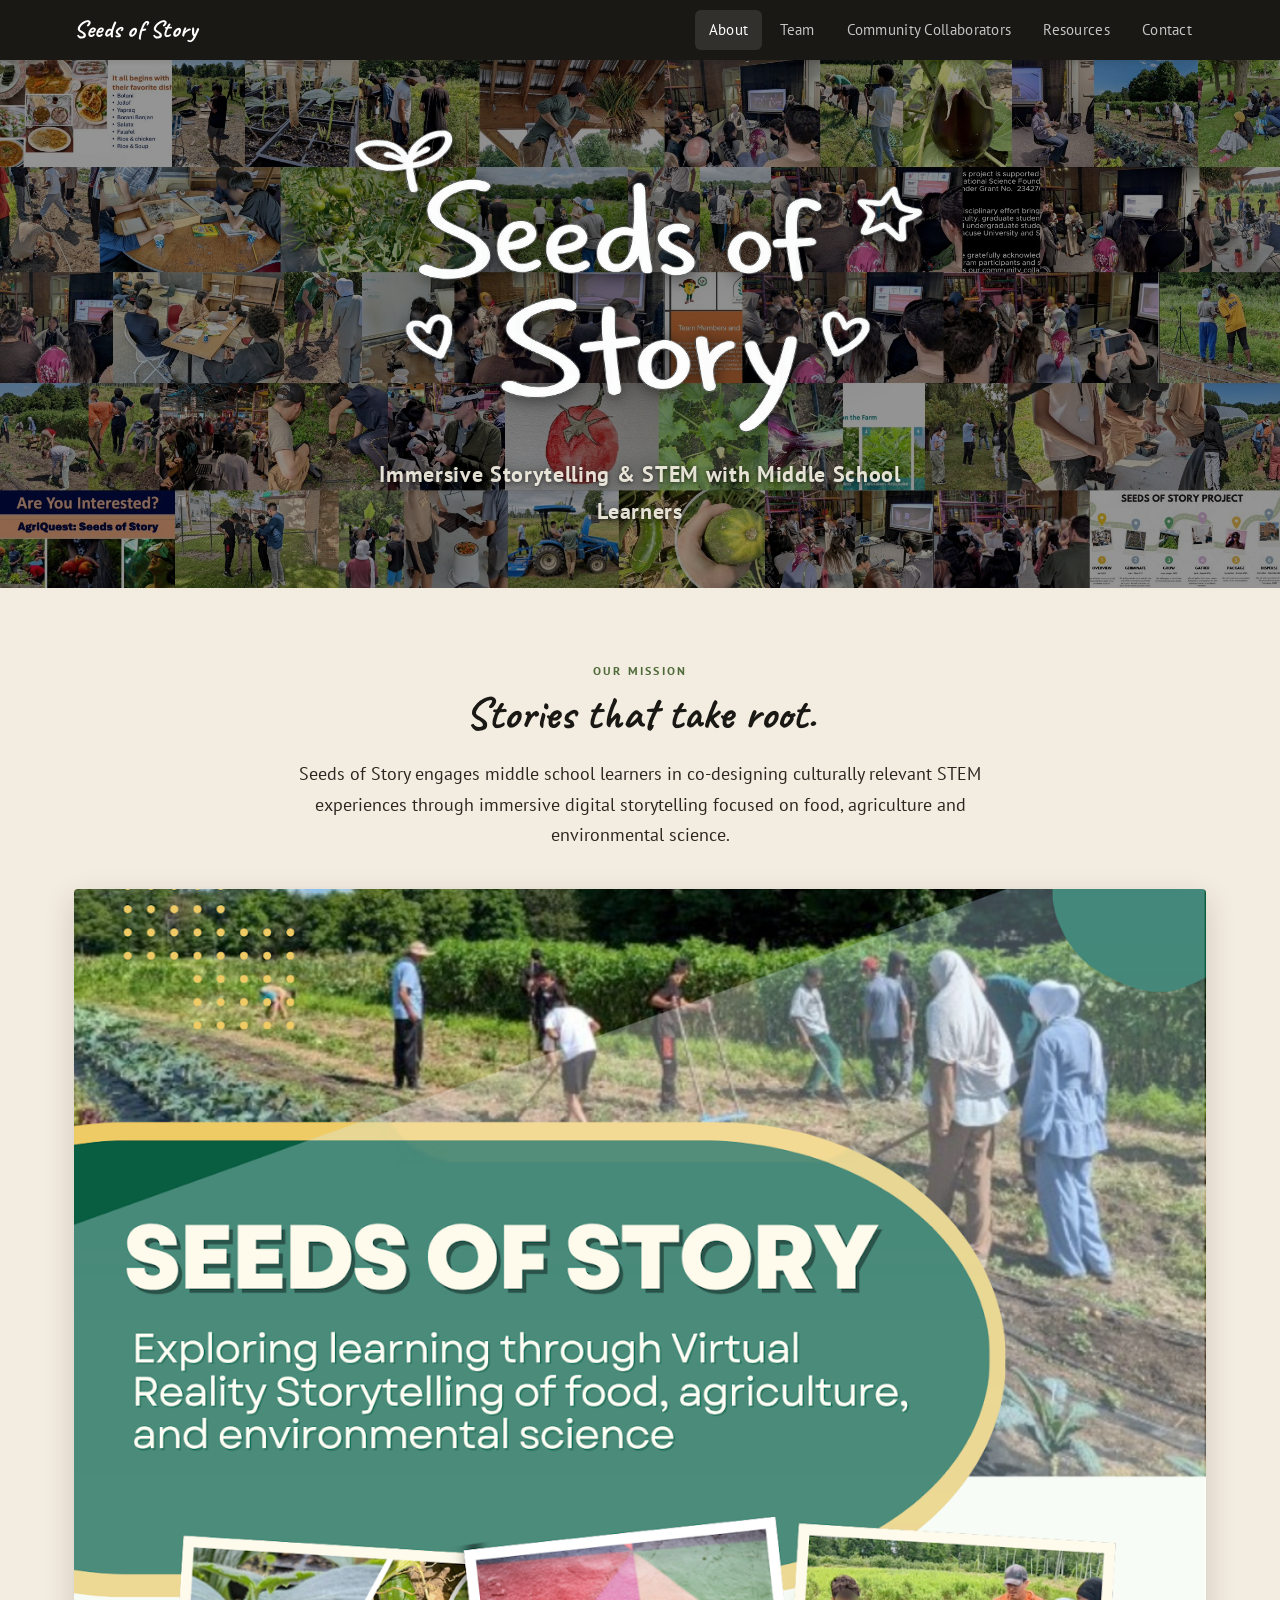
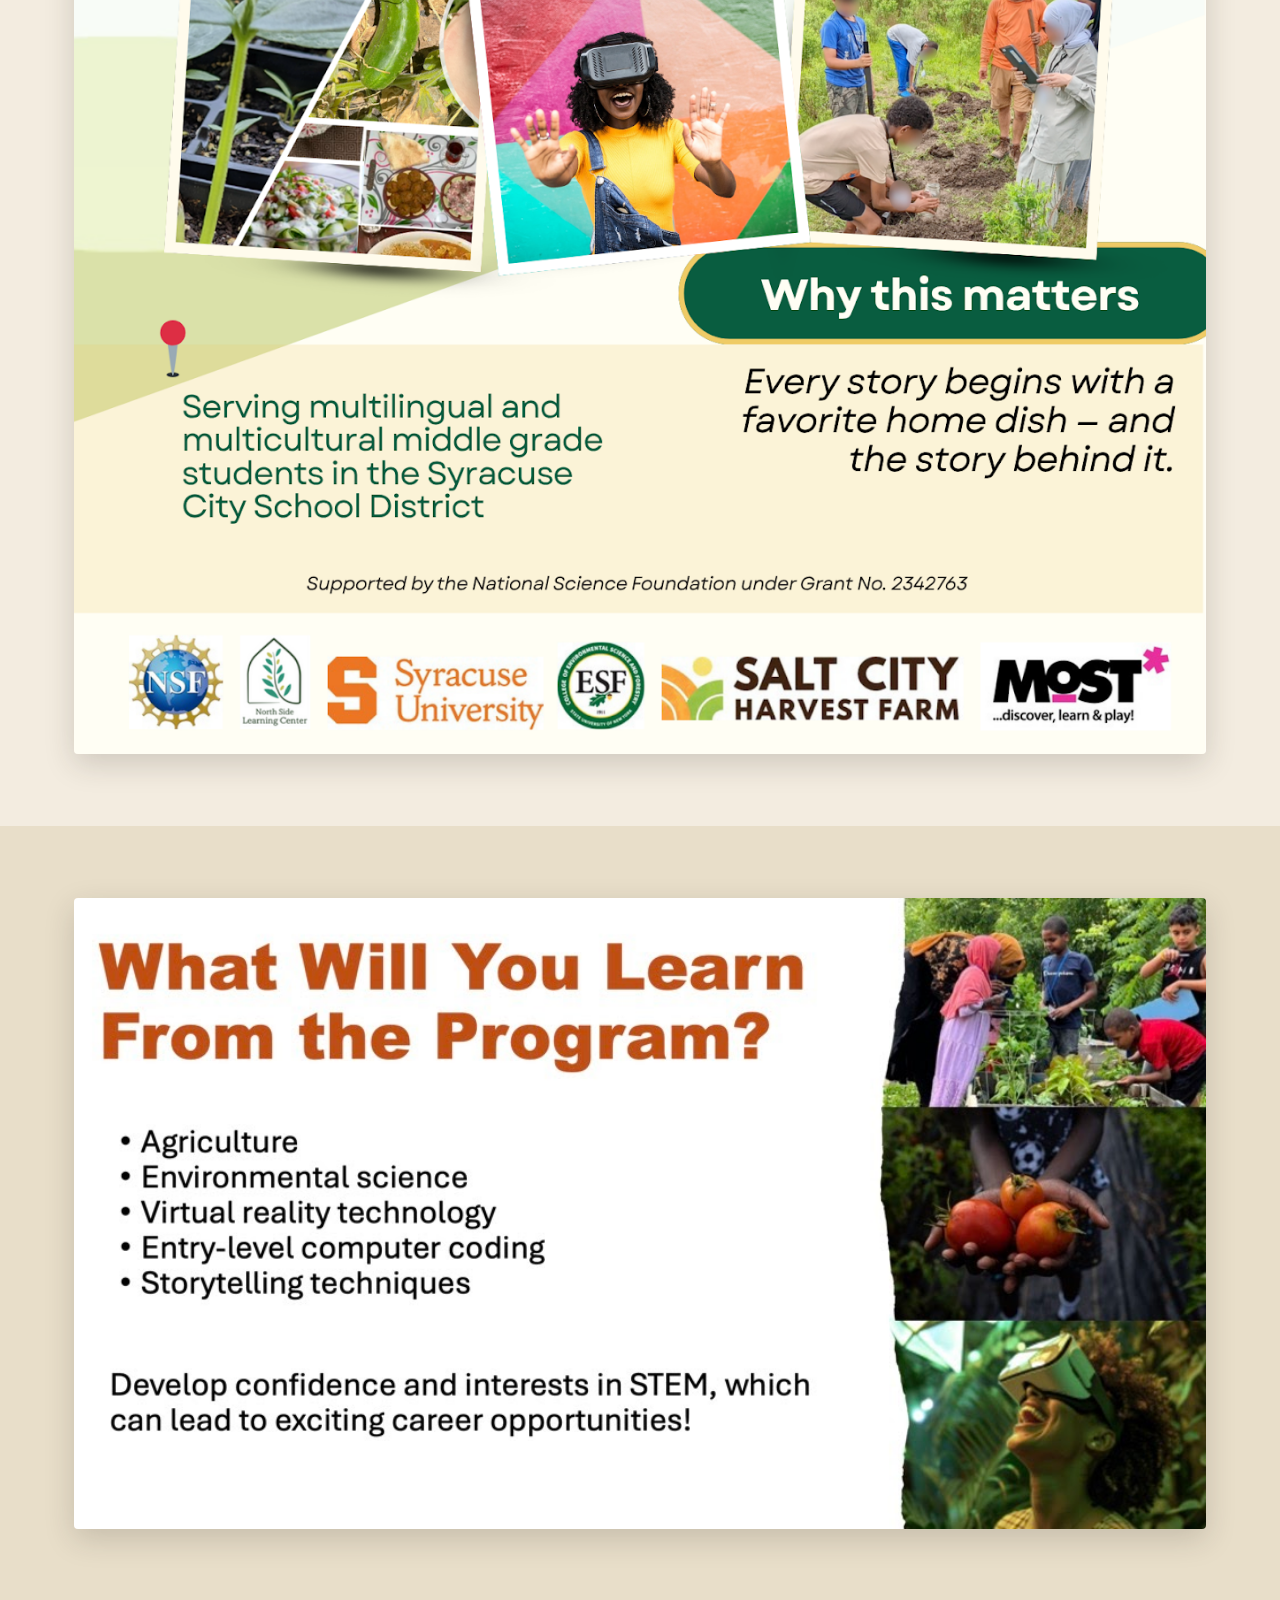
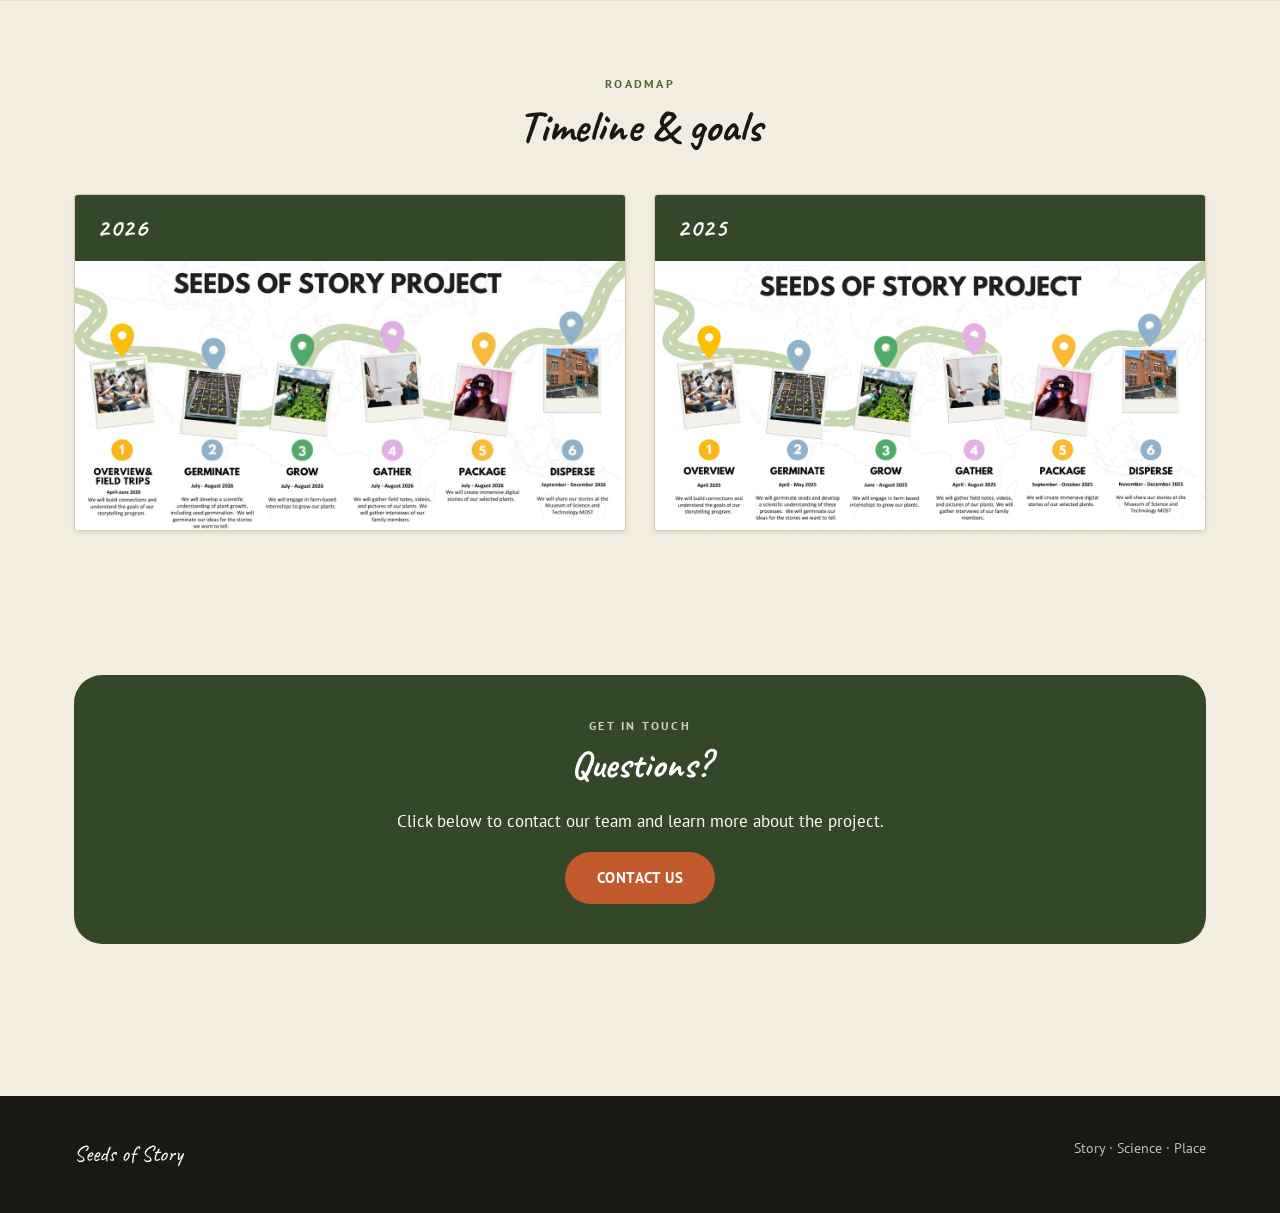
<file: index.html>
<!doctype html>
<html lang="en-US">
    <head>
        <meta charset="utf-8" />
        <meta name="viewport" content="width=device-width, initial-scale=1" />
        <title>Seeds of Story</title>
        <meta
            name="description"
            content="Seeds of Story engages middle school learners in co-designing culturally relevant STEM experiences through immersive digital storytelling focused on food, agriculture and environmental science."
        />
        <link rel="icon" href="assets/images/logo.png" />
        <link
            href="https://fonts.googleapis.com/css2?family=Caveat:wght@500;700&family=Merriweather:wght@400;700&family=PT+Sans:wght@400;700&display=swap"
            rel="stylesheet"
        />
        <link rel="stylesheet" href="assets/css/site.css?v=1.0.0" />
    </head>
    <body>
        <header class="site-header">
            <div class="container">
                <a class="site-header__brand" href="index.html">Seeds of Story</a>
                <nav class="site-nav" aria-label="Primary">
                    <ul>
                        <li><a href="index.html" aria-current="page">About</a></li>
                        <li><a href="team.html">Team</a></li>
                        <li>
                            <a href="community-collaborators.html">Community Collaborators</a>
                        </li>
                        <li><a href="resources.html">Resources</a></li>
                        <li><a href="contact.html">Contact</a></li>
                    </ul>
                </nav>
            </div>
        </header>

        <section class="hero-mosaic" aria-labelledby="hero-title">
            <div class="hero-mosaic__grid" aria-hidden="true">
                <img src="assets/images/hero-mosaic.jpg" alt="" />
            </div>
            <div class="hero-mosaic__card">
                <h1 id="hero-title" class="hero-mosaic__title">
                    <img src="assets/images/hero-title2.png" alt="Seeds of Story" />
                </h1>
                <p class="hero-mosaic__sub">Immersive Storytelling &amp; STEM with Middle School Learners</p>
            </div>
        </section>

        <main>
            <section class="section">
                <div class="container mission">
                    <div class="mission__text">
                        <div class="section-eyebrow">Our Mission</div>
                        <h2 class="section-title">Stories that take root.</h2>
                        <p class="lead">
                            Seeds of Story engages middle school learners in co-designing culturally relevant STEM experiences through immersive
                            digital storytelling focused on food, agriculture and environmental science.
                        </p>
                    </div>
                    <img class="mission__img" src="assets/images/about-mission-overview.png" alt="Seeds of Story project overview" />
                </div>
            </section>

            <section class="section section--alt">
                <div class="container">
                    <img
                        class="rounded-shadow"
                        src="assets/images/about-students-collage.jpg"
                        alt="Students participating in Seeds of Story activities"
                    />
                </div>
            </section>

            <section class="section">
                <div class="container">
                    <div class="section-eyebrow">Roadmap</div>
                    <h2 class="section-title">Timeline &amp; goals</h2>
                    <div class="timeline-row top-40">
                        <article class="timeline-item">
                            <div class="timeline-item__year">2026</div>
                            <img class="timeline-item__img" src="assets/images/about-timeline-2026.jpg" alt="2026 project goals" />
                        </article>
                        <article class="timeline-item">
                            <div class="timeline-item__year">2025</div>
                            <img class="timeline-item__img" src="assets/images/about-timeline-2025.png" alt="2025 project milestones" />
                        </article>
                    </div>
                </div>
            </section>

            <section class="section">
                <div class="container">
                    <div class="callout">
                        <div class="section-eyebrow" style="color: rgba(255, 255, 255, 0.75)">Get in touch</div>
                        <h2>Questions?</h2>
                        <p>Click below to contact our team and learn more about the project.</p>
                        <p>
                            <a
                                class="btn"
                                href="https://docs.google.com/forms/d/e/1FAIpQLSdgTJhF9yAh0ReK_r0VXD9tp6y58ElVJvwNm2oFAFGytPRPVg/viewform?usp=header"
                                target="_blank"
                                rel="noopener"
                            >
                                Contact us
                            </a>
                        </p>
                    </div>
                </div>
            </section>
        </main>

        <footer class="site-footer">
            <div class="container">
                <span class="site-footer__brand">Seeds of Story</span>
                <span>Story · Science · Place</span>
            </div>
        </footer>
    </body>
</html>
</file>
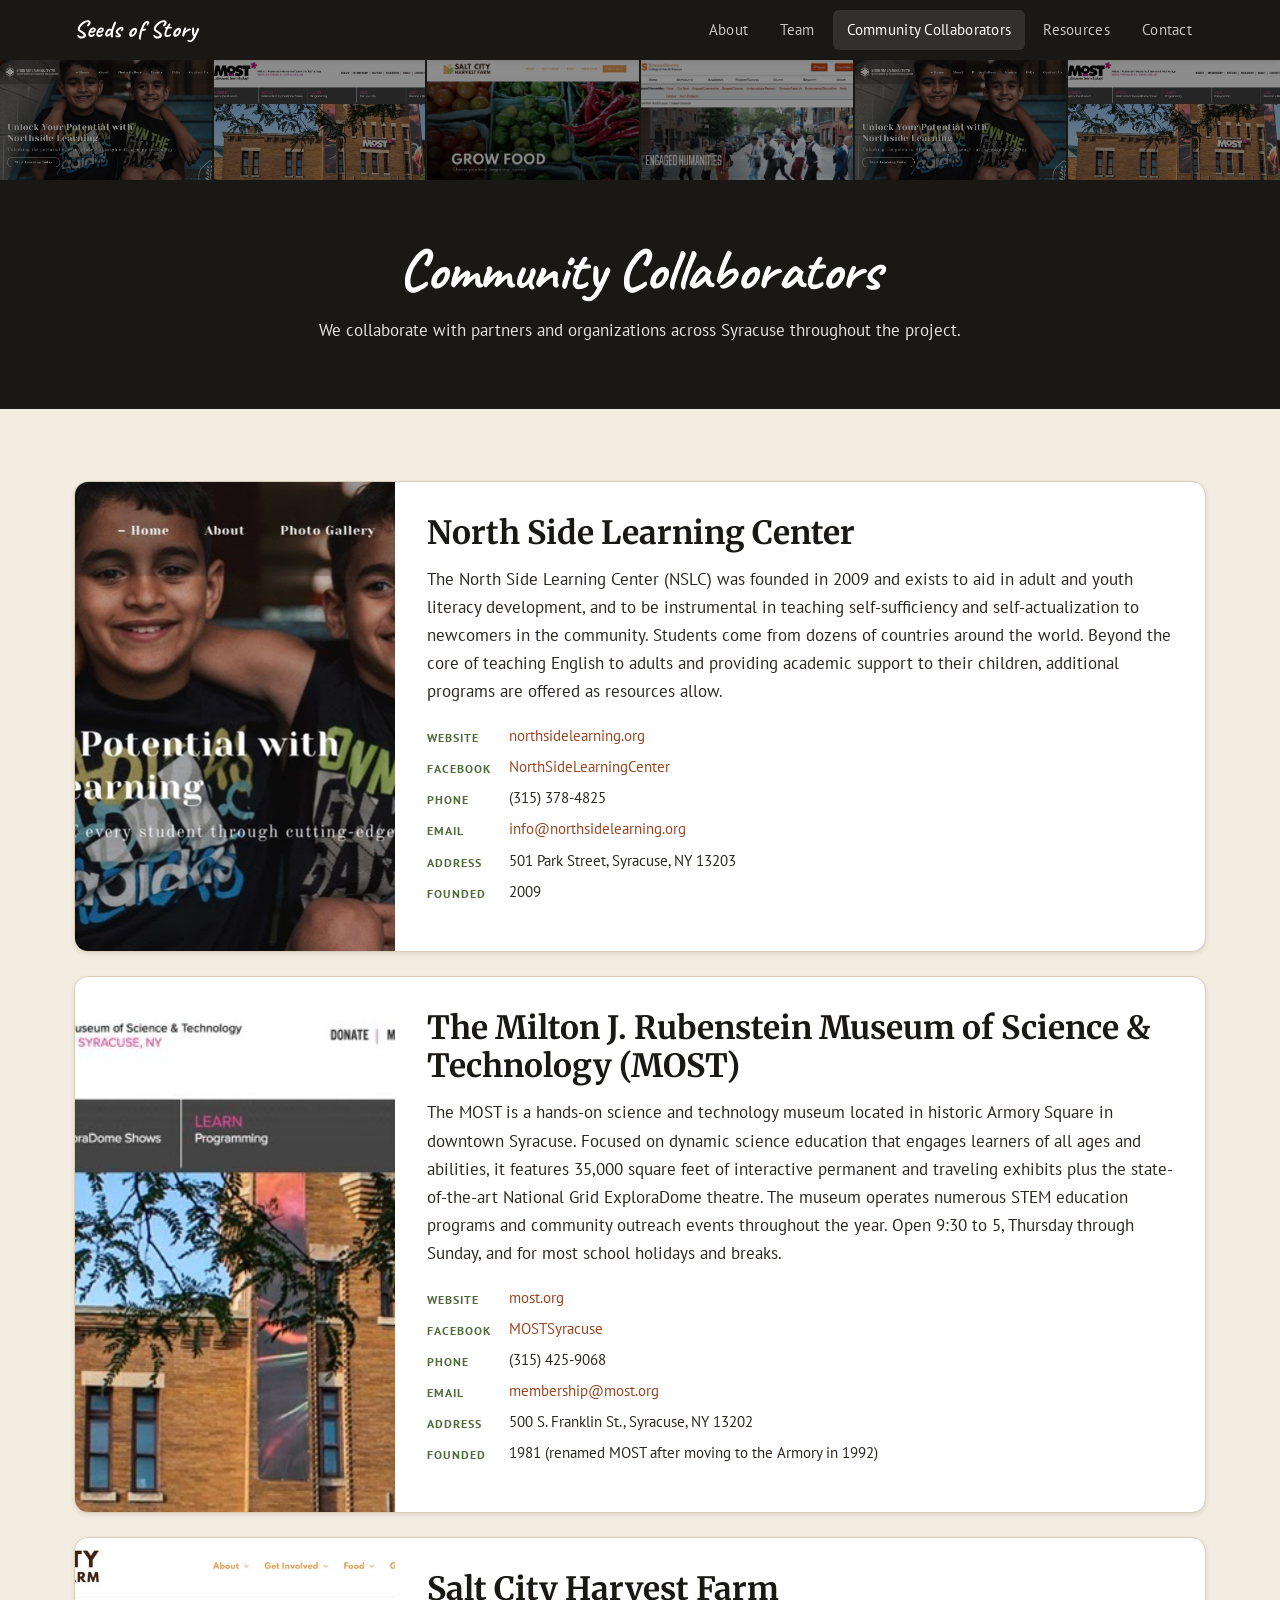
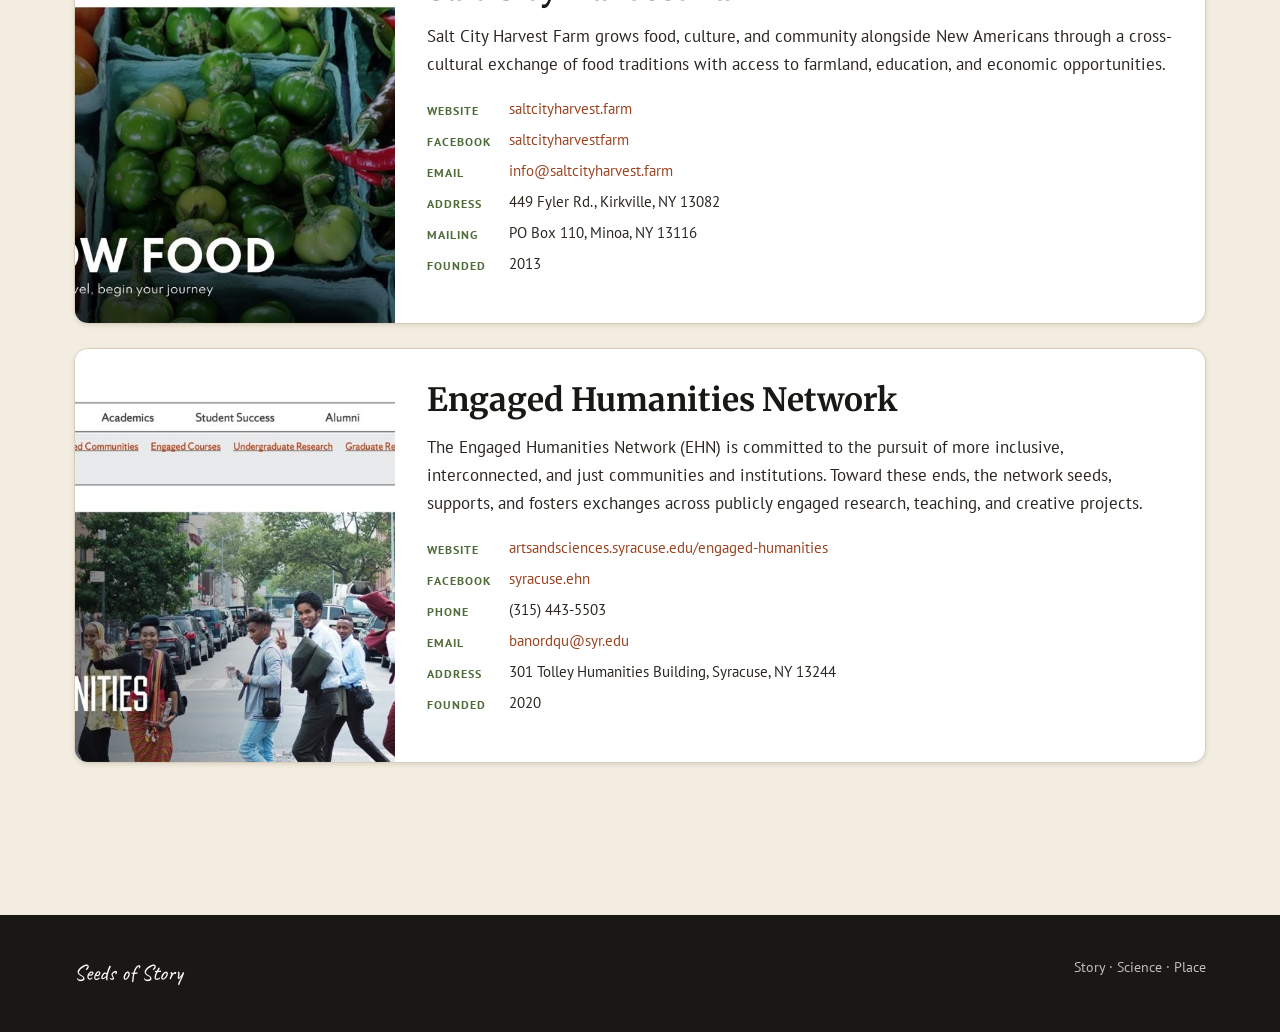
<file: community-collaborators.html>
<!DOCTYPE html>
<html lang="en-US">
    <head>
        <meta charset="utf-8" />
        <meta name="viewport" content="width=device-width, initial-scale=1" />
        <title>Community Collaborators — Seeds of Story</title>
        <meta name="description" content="Partners and organizations collaborating with Seeds of Story across the Syracuse community." />
        <link rel="icon" href="assets/images/logo.png" />
        <link
            href="https://fonts.googleapis.com/css2?family=Caveat:wght@500;700&family=Merriweather:wght@400;700&family=PT+Sans:wght@400;700&display=swap"
            rel="stylesheet"
        />
        <link rel="stylesheet" href="assets/css/site.css" />
    </head>
    <body>
        <header class="site-header">
            <div class="container">
                <a class="site-header__brand" href="index.html">Seeds of Story</a>
                <nav class="site-nav" aria-label="Primary">
                    <ul>
                        <li><a href="index.html">About</a></li>
                        <li><a href="team.html">Team</a></li>
                        <li>
                            <a href="community-collaborators.html" aria-current="page">Community Collaborators</a>
                        </li>
                        <li><a href="resources.html">Resources</a></li>
                        <li><a href="contact.html">Contact</a></li>
                    </ul>
                </nav>
            </div>
        </header>

        <section class="page-header">
            <div class="page-header__strip" aria-hidden="true">
                <img src="assets/images/collab-north-side-learning-center.jpg" alt="" />
                <img src="assets/images/collab-most.jpg" alt="" />
                <img src="assets/images/collab-salt-city-harvest-farm.jpg" alt="" />
                <img src="assets/images/collab-engaged-humanities-network.jpg" alt="" />
                <img src="assets/images/collab-north-side-learning-center.jpg" alt="" />
                <img src="assets/images/collab-most.jpg" alt="" />
            </div>
            <div class="page-header__inner">
                <h1>Community Collaborators</h1>
                <p>We collaborate with partners and organizations across Syracuse throughout the project.</p>
            </div>
        </section>

        <main>
            <section class="section">
                <div class="container stack">
                    <article class="collab">
                        <img class="collab__img" src="assets/images/collab-north-side-learning-center.jpg" alt="North Side Learning Center" />
                        <div class="collab__body">
                            <h2 class="collab__title">North Side Learning Center</h2>
                            <p>
                                The North Side Learning Center (NSLC) was founded in 2009 and exists to aid in adult and youth literacy development,
                                and to be instrumental in teaching self-sufficiency and self-actualization to newcomers in the community. Students
                                come from dozens of countries around the world. Beyond the core of teaching English to adults and providing academic
                                support to their children, additional programs are offered as resources allow.
                            </p>
                            <dl class="collab__details">
                                <dt>Website</dt>
                                <dd>
                                    <a href="http://northsidelearning.org/" target="_blank" rel="noopener">northsidelearning.org</a>
                                </dd>
                                <dt>Facebook</dt>
                                <dd>
                                    <a href="https://www.facebook.com/NorthSideLearningCenter/" target="_blank" rel="noopener">
                                        NorthSideLearningCenter
                                    </a>
                                </dd>
                                <dt>Phone</dt>
                                <dd>(315) 378-4825</dd>
                                <dt>Email</dt>
                                <dd>
                                    <a href="mailto:info@northsidelearning.org">info@northsidelearning.org</a>
                                </dd>
                                <dt>Address</dt>
                                <dd>501 Park Street, Syracuse, NY 13203</dd>
                                <dt>Founded</dt>
                                <dd>2009</dd>
                            </dl>
                        </div>
                    </article>

                    <article class="collab">
                        <img class="collab__img" src="assets/images/collab-most.jpg" alt="Milton J. Rubenstein Museum of Science &amp; Technology" />
                        <div class="collab__body">
                            <h2 class="collab__title">The Milton J. Rubenstein Museum of Science &amp; Technology (MOST)</h2>
                            <p>
                                The MOST is a hands-on science and technology museum located in historic Armory Square in downtown Syracuse. Focused
                                on dynamic science education that engages learners of all ages and abilities, it features 35,000 square feet of
                                interactive permanent and traveling exhibits plus the state-of-the-art National Grid ExploraDome theatre. The museum
                                operates numerous STEM education programs and community outreach events throughout the year. Open 9:30 to 5, Thursday
                                through Sunday, and for most school holidays and breaks.
                            </p>
                            <dl class="collab__details">
                                <dt>Website</dt>
                                <dd>
                                    <a href="https://www.most.org/" target="_blank" rel="noopener">most.org</a>
                                </dd>
                                <dt>Facebook</dt>
                                <dd>
                                    <a href="https://www.facebook.com/MOSTSyracuse/" target="_blank" rel="noopener">MOSTSyracuse</a>
                                </dd>
                                <dt>Phone</dt>
                                <dd>(315) 425-9068</dd>
                                <dt>Email</dt>
                                <dd>
                                    <a href="mailto:membership@most.org">membership@most.org</a>
                                </dd>
                                <dt>Address</dt>
                                <dd>500 S. Franklin St., Syracuse, NY 13202</dd>
                                <dt>Founded</dt>
                                <dd>1981 (renamed MOST after moving to the Armory in 1992)</dd>
                            </dl>
                        </div>
                    </article>

                    <article class="collab">
                        <img class="collab__img" src="assets/images/collab-salt-city-harvest-farm.jpg" alt="Salt City Harvest Farm" />
                        <div class="collab__body">
                            <h2 class="collab__title">Salt City Harvest Farm</h2>
                            <p>
                                Salt City Harvest Farm grows food, culture, and community alongside New Americans through a cross-cultural exchange of
                                food traditions with access to farmland, education, and economic opportunities.
                            </p>
                            <dl class="collab__details">
                                <dt>Website</dt>
                                <dd>
                                    <a href="https://saltcityharvest.farm/work-with-us/" target="_blank" rel="noopener">saltcityharvest.farm</a>
                                </dd>
                                <dt>Facebook</dt>
                                <dd>
                                    <a href="https://www.facebook.com/saltcityharvestfarm/" target="_blank" rel="noopener">saltcityharvestfarm</a>
                                </dd>
                                <dt>Email</dt>
                                <dd>
                                    <a href="mailto:info@saltcityharvest.farm">info@saltcityharvest.farm</a>
                                </dd>
                                <dt>Address</dt>
                                <dd>449 Fyler Rd., Kirkville, NY 13082</dd>
                                <dt>Mailing</dt>
                                <dd>PO Box 110, Minoa, NY 13116</dd>
                                <dt>Founded</dt>
                                <dd>2013</dd>
                            </dl>
                        </div>
                    </article>

                    <article class="collab">
                        <img class="collab__img" src="assets/images/collab-engaged-humanities-network.jpg" alt="Engaged Humanities Network" />
                        <div class="collab__body">
                            <h2 class="collab__title">Engaged Humanities Network</h2>
                            <p>
                                The Engaged Humanities Network (EHN) is committed to the pursuit of more inclusive, interconnected, and just
                                communities and institutions. Toward these ends, the network seeds, supports, and fosters exchanges across publicly
                                engaged research, teaching, and creative projects.
                            </p>
                            <dl class="collab__details">
                                <dt>Website</dt>
                                <dd>
                                    <a href="https://artsandsciences.syracuse.edu/engaged-humanities/" target="_blank" rel="noopener">
                                        artsandsciences.syracuse.edu/engaged-humanities
                                    </a>
                                </dd>
                                <dt>Facebook</dt>
                                <dd>
                                    <a href="https://www.facebook.com/syracuse.ehn/" target="_blank" rel="noopener">syracuse.ehn</a>
                                </dd>
                                <dt>Phone</dt>
                                <dd>(315) 443-5503</dd>
                                <dt>Email</dt>
                                <dd><a href="mailto:banordqu@syr.edu">banordqu@syr.edu</a></dd>
                                <dt>Address</dt>
                                <dd>301 Tolley Humanities Building, Syracuse, NY 13244</dd>
                                <dt>Founded</dt>
                                <dd>2020</dd>
                            </dl>
                        </div>
                    </article>
                </div>
            </section>
        </main>

        <footer class="site-footer">
            <div class="container">
                <span class="site-footer__brand">Seeds of Story</span>
                <span>Story · Science · Place</span>
            </div>
        </footer>
    </body>
</html>
</file>
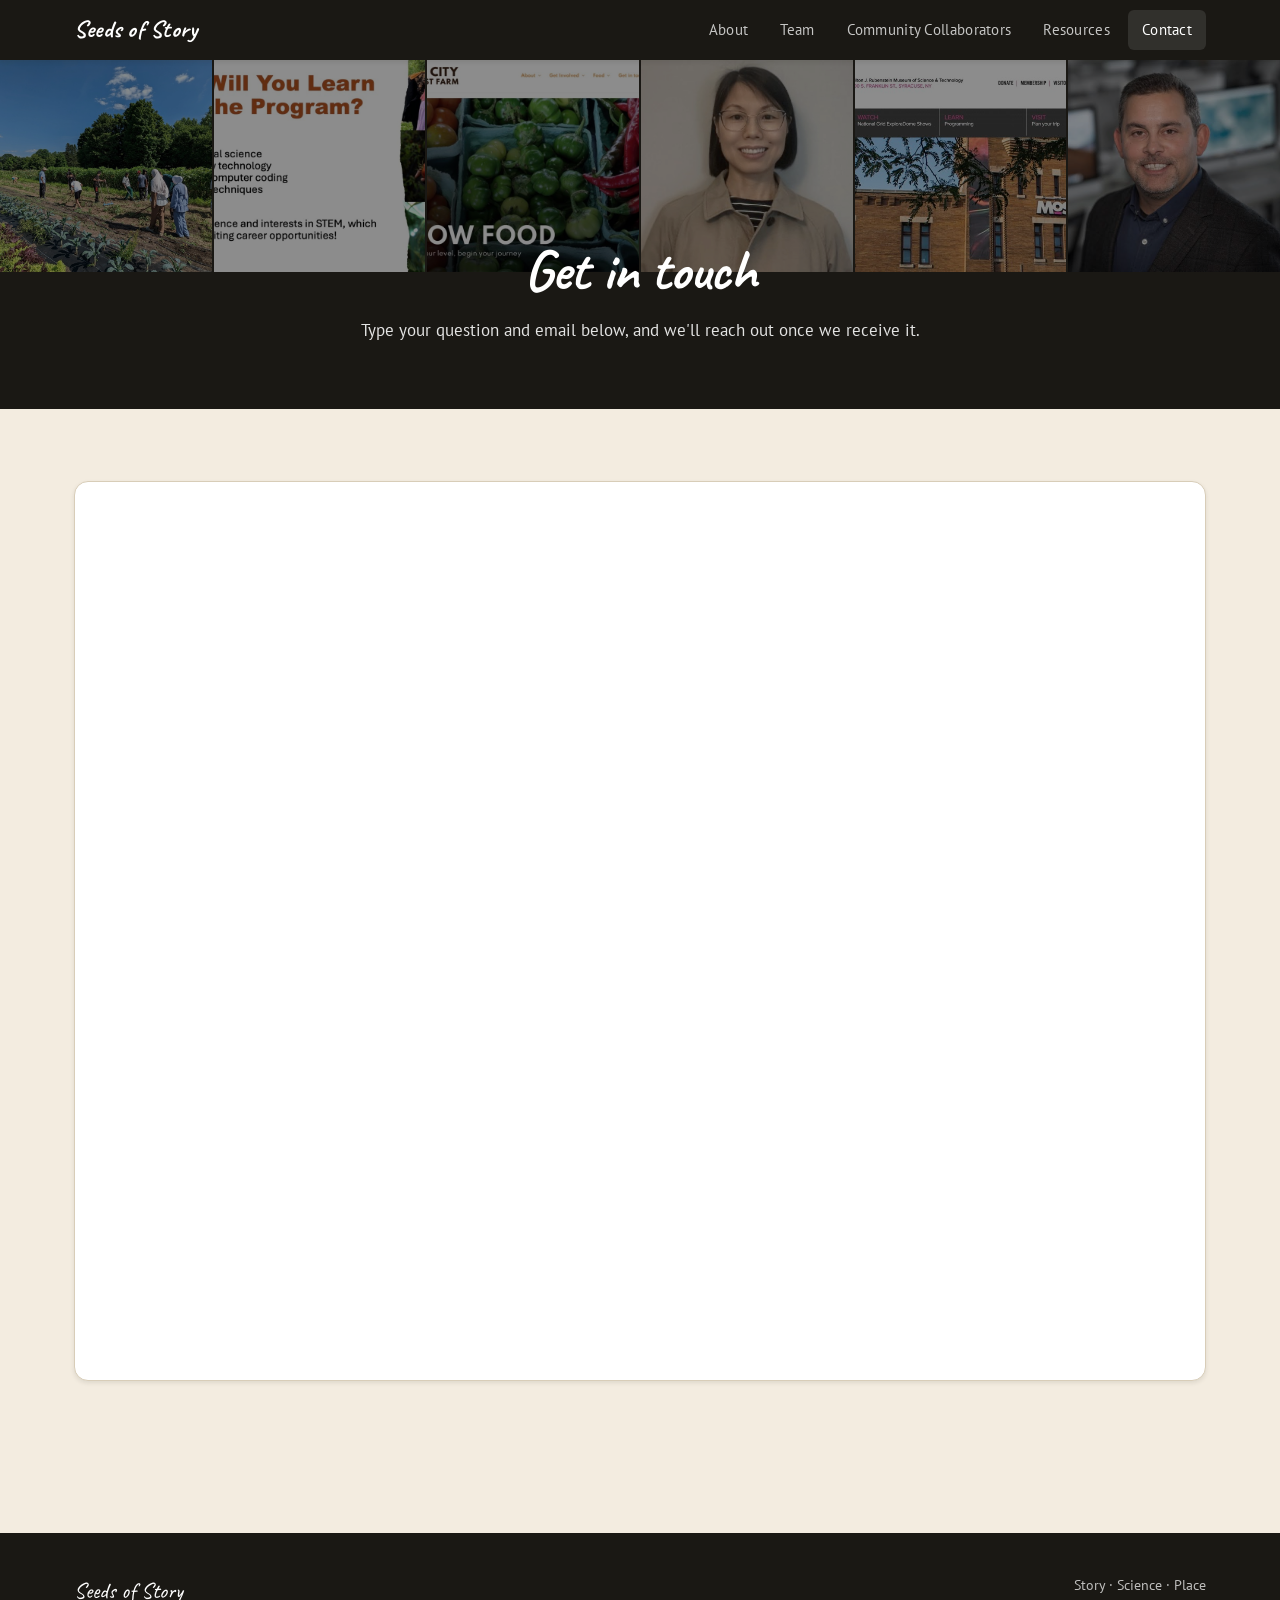
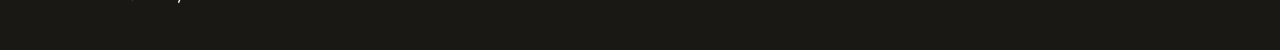
<file: contact.html>
<!doctype html>
<html lang="en-US">
    <head>
        <meta charset="utf-8" />
        <meta name="viewport" content="width=device-width, initial-scale=1" />
        <title>Contact — Seeds of Story</title>
        <meta name="description" content="Get in touch with the Seeds of Story team." />
        <link rel="icon" href="assets/images/logo.png" />
        <link
            href="https://fonts.googleapis.com/css2?family=Caveat:wght@500;700&family=Merriweather:wght@400;700&family=PT+Sans:wght@400;700&display=swap"
            rel="stylesheet"
        />
        <link rel="stylesheet" href="assets/css/site.css" />
    </head>
    <body>
        <header class="site-header">
            <div class="container">
                <a class="site-header__brand" href="index.html">Seeds of Story</a>
                <nav class="site-nav" aria-label="Primary">
                    <ul>
                        <li><a href="index.html">About</a></li>
                        <li><a href="team.html">Team</a></li>
                        <li>
                            <a href="community-collaborators.html">Community Collaborators</a>
                        </li>
                        <li><a href="resources.html">Resources</a></li>
                        <li><a href="contact.html" aria-current="page">Contact</a></li>
                    </ul>
                </nav>
            </div>
        </header>

        <section class="page-header">
            <div class="page-header__strip" aria-hidden="true">
                <img src="assets/images/hero-students-field.jpg" alt="" />
                <img src="assets/images/about-students-collage.jpg" alt="" />
                <img src="assets/images/collab-salt-city-harvest-farm.jpg" alt="" />
                <img src="assets/images/team-xiaoxia-huang.jpg" alt="" />
                <img src="assets/images/collab-most.jpg" alt="" />
                <img src="assets/images/team-dan-pacheco.jpg" alt="" />
            </div>
            <div class="page-header__inner">
                <h1>Get in touch</h1>
                <p>Type your question and email below, and we'll reach out once we receive it.</p>
            </div>
        </section>

        <main>
            <section class="section">
                <div class="container">
                    <iframe
                        class="contact-form"
                        src="https://docs.google.com/forms/d/e/1FAIpQLSdgTJhF9yAh0ReK_r0VXD9tp6y58ElVJvwNm2oFAFGytPRPVg/viewform?embedded=true"
                        title="Seeds of Story contact form"
                        loading="lazy"
                        width="100%"
                        height="900"
                        frameborder="0"
                        marginheight="0"
                        marginwidth="0"
                    >
                        Loading…
                    </iframe>
                </div>
            </section>
        </main>

        <footer class="site-footer">
            <div class="container">
                <span class="site-footer__brand">Seeds of Story</span>
                <span>Story · Science · Place</span>
            </div>
        </footer>
    </body>
</html>
</file>
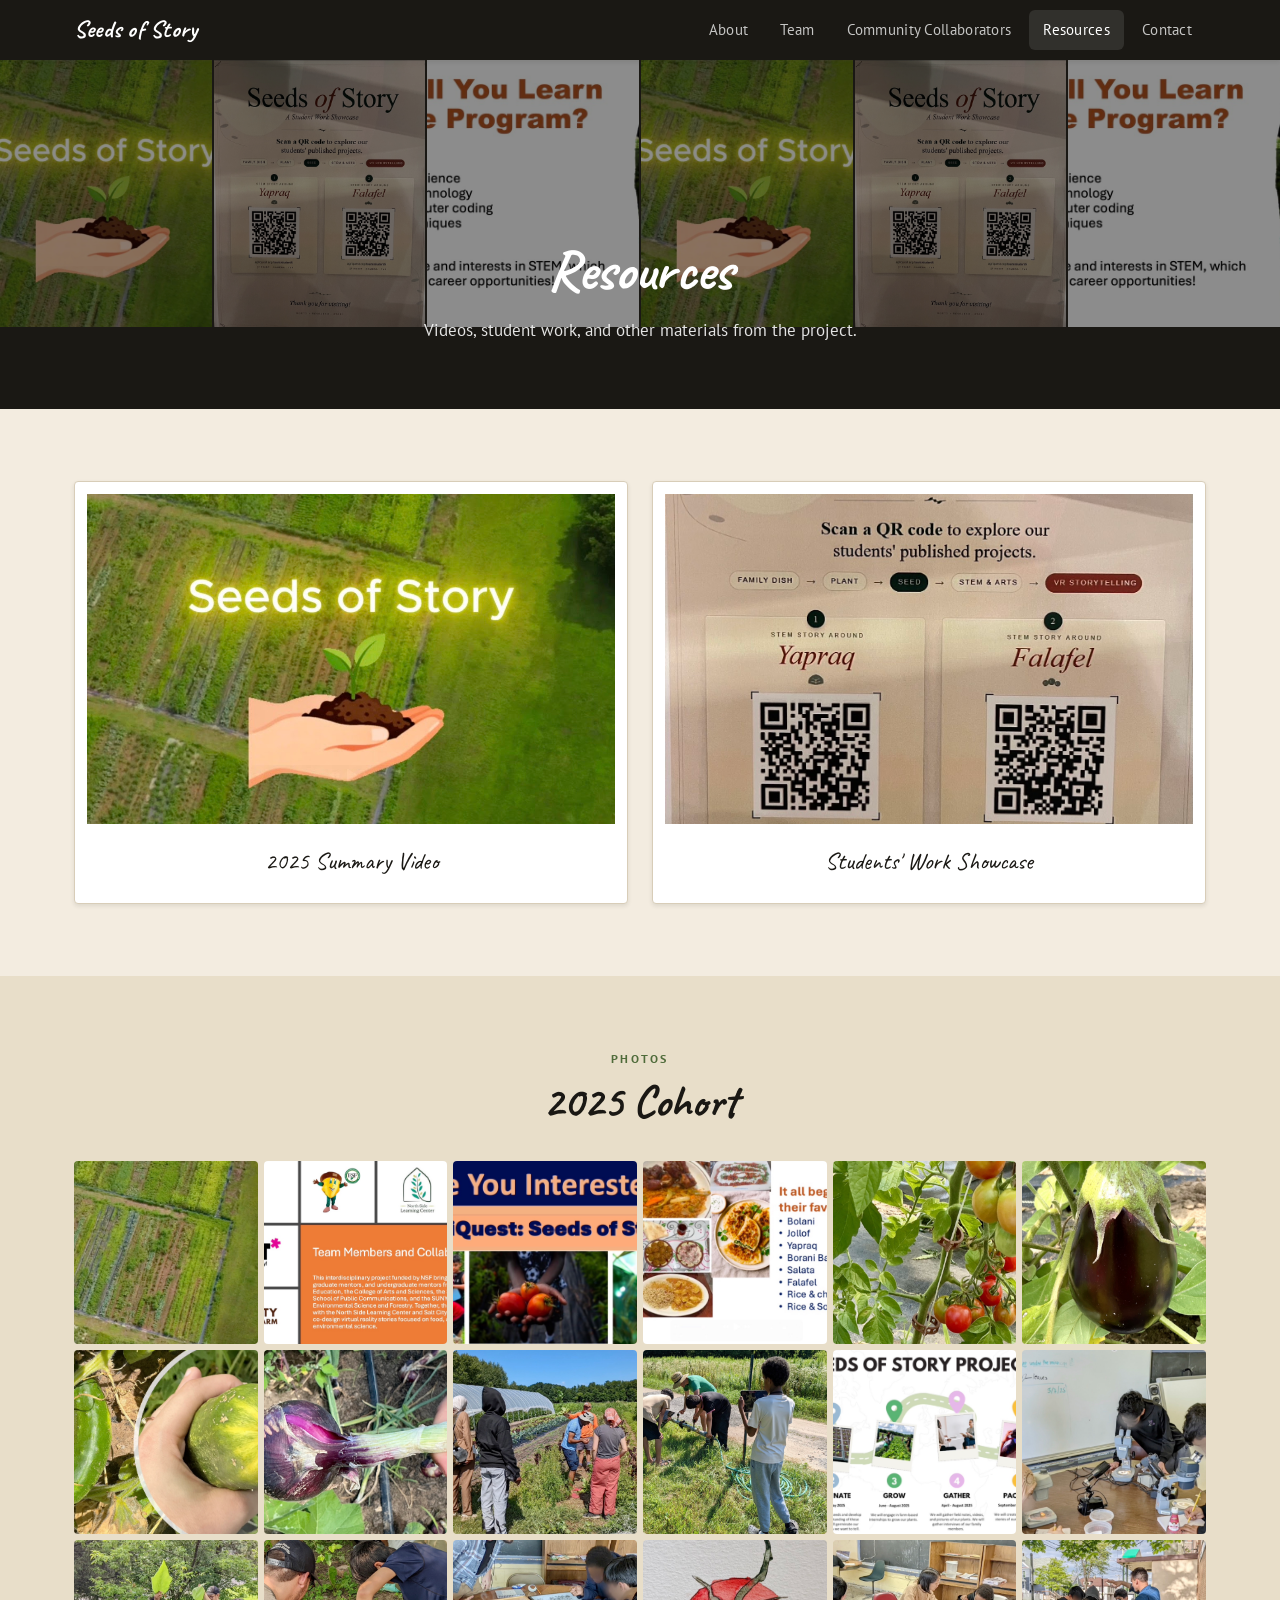
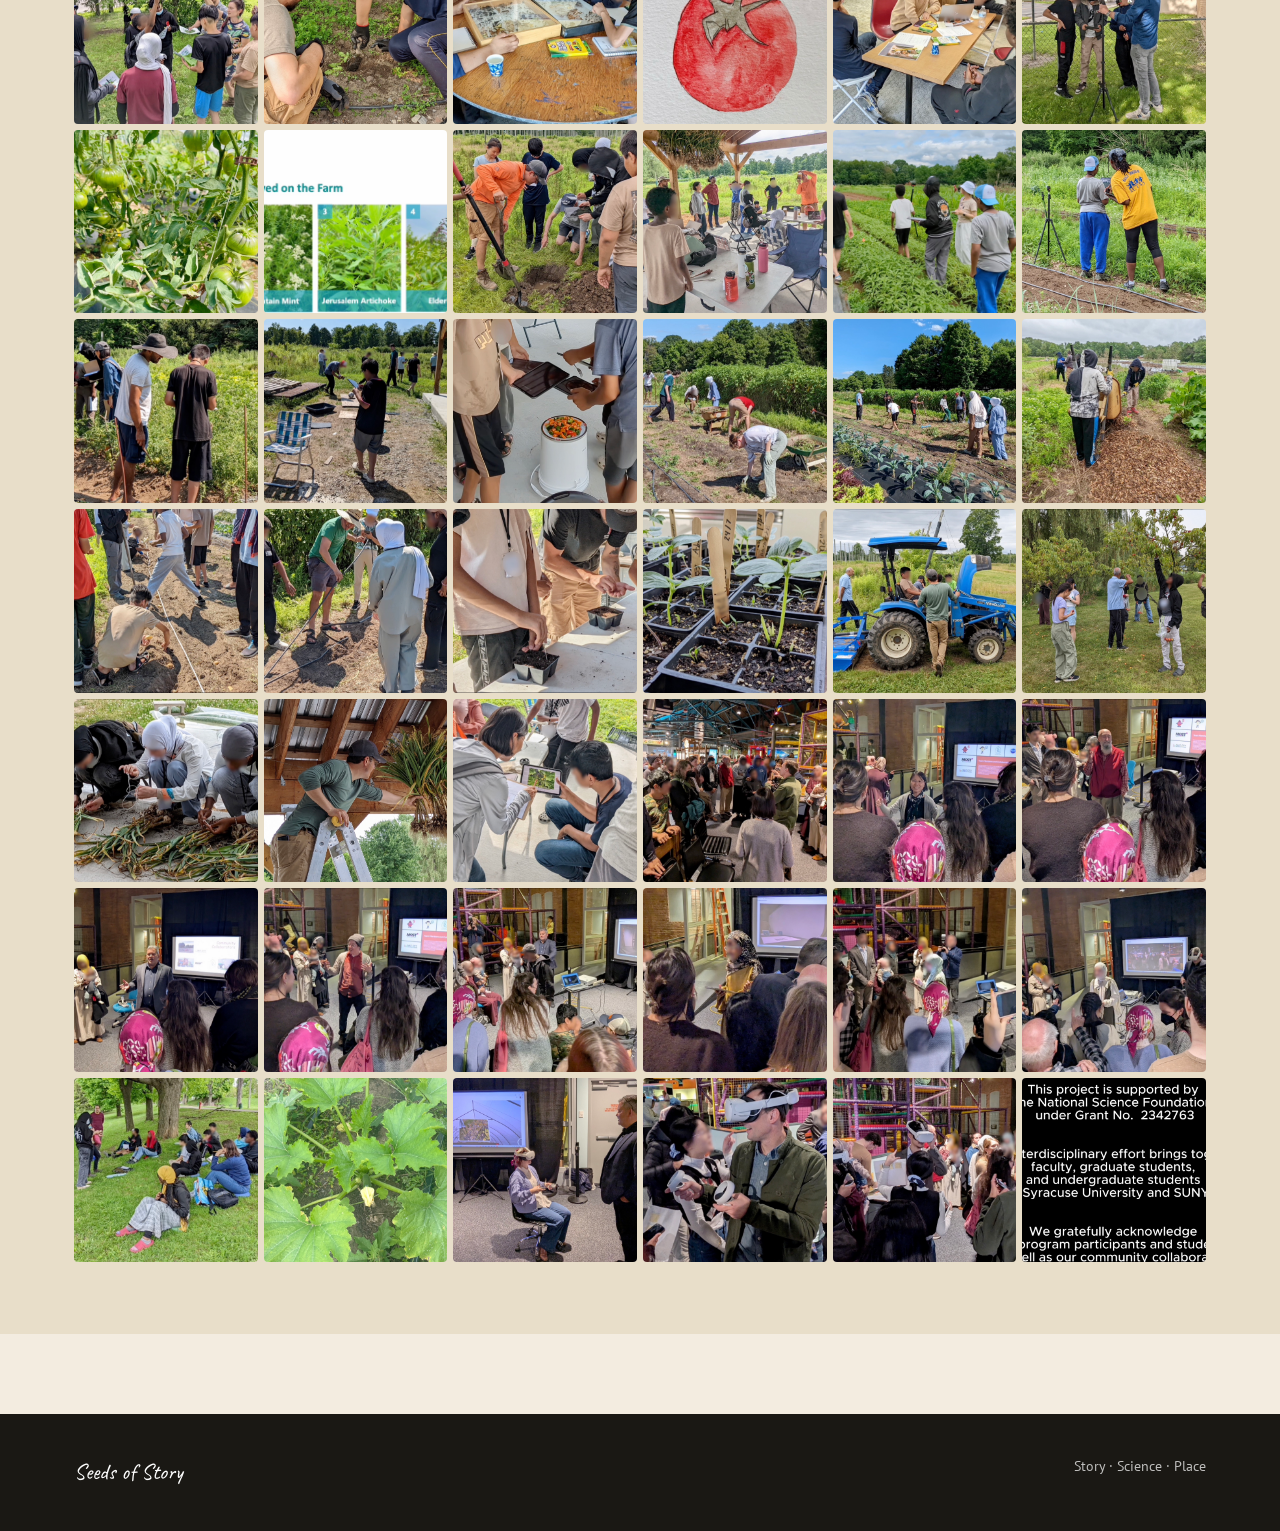
<file: resources.html>
<!DOCTYPE html>
<html lang="en-US">
    <head>
        <meta charset="utf-8" />
        <meta name="viewport" content="width=device-width, initial-scale=1" />
        <title>Resources — Seeds of Story</title>
        <meta name="description" content="Project videos, student work showcases, and other Seeds of Story resources." />
        <link rel="icon" href="assets/images/logo.png" />
        <link href="https://fonts.googleapis.com/css2?family=Caveat:wght@500;700&family=Merriweather:wght@400;700&family=PT+Sans:wght@400;700&display=swap" rel="stylesheet" />
        <link rel="stylesheet" href="assets/css/site.css?v=1.0.3" />
    </head>
    <body>
        <header class="site-header">
            <div class="container">
                <a class="site-header__brand" href="index.html">Seeds of Story</a>
                <nav class="site-nav" aria-label="Primary">
                    <ul>
                        <li><a href="index.html">About</a></li>
                        <li><a href="team.html">Team</a></li>
                        <li>
                            <a href="community-collaborators.html">Community Collaborators</a>
                        </li>
                        <li><a href="resources.html" aria-current="page">Resources</a></li>
                        <li><a href="contact.html">Contact</a></li>
                    </ul>
                </nav>
            </div>
        </header>

        <section class="page-header">
            <div class="page-header__strip" aria-hidden="true">
                <img src="assets/images/resource-2025-summary-video.jpg" alt="" />
                <img src="assets/images/resource-students-showcase.jpg" alt="" />
                <img src="assets/images/about-students-collage.jpg" alt="" />
                <img src="assets/images/resource-2025-summary-video.jpg" alt="" />
                <img src="assets/images/resource-students-showcase.jpg" alt="" />
                <img src="assets/images/about-students-collage.jpg" alt="" />
            </div>
            <div class="page-header__inner">
                <h1>Resources</h1>
                <p>Videos, student work, and other materials from the project.</p>
            </div>
        </section>

        <main>
            <section class="section">
                <div class="container">
                    <div class="grid grid--2">
                        <a class="resource" href="https://youtu.be/qPohrxyGOMc" target="_blank" rel="noopener">
                            <img class="resource__img" src="assets/images/resource-2025-summary-video.jpg" alt="2025 Summary Video thumbnail" />
                            <div class="resource__title">2025 Summary Video</div>
                        </a>

                        <article class="resource">
                            <img class="resource__img" src="assets/images/resource-students-showcase.jpg" alt="Students' Work Showcase" />
                            <div class="resource__title">Students' Work Showcase</div>
                        </article>
                    </div>
                </div>
            </section>

            <section class="section section--alt">
                <div class="container">
                    <div class="section-eyebrow">Photos</div>
                    <h2 class="section-title">2025 Cohort</h2>
                    <div class="gallery" id="cohort-gallery">
                        <a href="assets/images/gallery/001.jpg">
                            <img src="assets/images/gallery/001.jpg" loading="lazy" alt="2025 cohort photo 001" />
                        </a>
                        <a href="assets/images/gallery/002.jpg">
                            <img src="assets/images/gallery/002.jpg" loading="lazy" alt="2025 cohort photo 002" />
                        </a>
                        <a href="assets/images/gallery/003.jpg">
                            <img src="assets/images/gallery/003.jpg" loading="lazy" alt="2025 cohort photo 003" />
                        </a>
                        <a href="assets/images/gallery/004.jpg">
                            <img src="assets/images/gallery/004.jpg" loading="lazy" alt="2025 cohort photo 004" />
                        </a>
                        <a href="assets/images/gallery/005.jpg">
                            <img src="assets/images/gallery/005.jpg" loading="lazy" alt="2025 cohort photo 005" />
                        </a>
                        <a href="assets/images/gallery/006.jpg">
                            <img src="assets/images/gallery/006.jpg" loading="lazy" alt="2025 cohort photo 006" />
                        </a>
                        <a href="assets/images/gallery/007.jpg">
                            <img src="assets/images/gallery/007.jpg" loading="lazy" alt="2025 cohort photo 007" />
                        </a>
                        <a href="assets/images/gallery/008.jpg">
                            <img src="assets/images/gallery/008.jpg" loading="lazy" alt="2025 cohort photo 008" />
                        </a>
                        <a href="assets/images/gallery/009.jpg">
                            <img src="assets/images/gallery/009.jpg" loading="lazy" alt="2025 cohort photo 009" />
                        </a>
                        <a href="assets/images/gallery/010.jpg">
                            <img src="assets/images/gallery/010.jpg" loading="lazy" alt="2025 cohort photo 010" />
                        </a>
                        <a href="assets/images/gallery/011.jpg">
                            <img src="assets/images/gallery/011.jpg" loading="lazy" alt="2025 cohort photo 011" />
                        </a>
                        <a href="assets/images/gallery/012.jpg">
                            <img src="assets/images/gallery/012.jpg" loading="lazy" alt="2025 cohort photo 012" />
                        </a>
                        <a href="assets/images/gallery/013.jpg"><img src="assets/images/gallery/013.jpg" loading="lazy" alt="2025 cohort photo 013" /></a>
                        <a href="assets/images/gallery/014.jpg">
                            <img src="assets/images/gallery/014.jpg" loading="lazy" alt="2025 cohort photo 014" />
                        </a>
                        <a href="assets/images/gallery/015.jpg">
                            <img src="assets/images/gallery/015.jpg" loading="lazy" alt="2025 cohort photo 015" />
                        </a>
                        <a href="assets/images/gallery/016.jpg">
                            <img src="assets/images/gallery/016.jpg" loading="lazy" alt="2025 cohort photo 016" />
                        </a>
                        <a href="assets/images/gallery/017.jpg">
                            <img src="assets/images/gallery/017.jpg" loading="lazy" alt="2025 cohort photo 017" />
                        </a>
                        <a href="assets/images/gallery/018.jpg">
                            <img src="assets/images/gallery/018.jpg" loading="lazy" alt="2025 cohort photo 018" />
                        </a>
                        <a href="assets/images/gallery/019.jpg">
                            <img src="assets/images/gallery/019.jpg" loading="lazy" alt="2025 cohort photo 019" />
                        </a>
                        <a href="assets/images/gallery/020.jpg">
                            <img src="assets/images/gallery/020.jpg" loading="lazy" alt="2025 cohort photo 020" />
                        </a>
                        <a href="assets/images/gallery/021.jpg">
                            <img src="assets/images/gallery/021.jpg" loading="lazy" alt="2025 cohort photo 021" />
                        </a>
                        <a href="assets/images/gallery/022.jpg">
                            <img src="assets/images/gallery/022.jpg" loading="lazy" alt="2025 cohort photo 022" />
                        </a>
                        <a href="assets/images/gallery/023.jpg">
                            <img src="assets/images/gallery/023.jpg" loading="lazy" alt="2025 cohort photo 023" />
                        </a>
                        <a href="assets/images/gallery/024.jpg">
                            <img src="assets/images/gallery/024.jpg" loading="lazy" alt="2025 cohort photo 024" />
                        </a>
                        <a href="assets/images/gallery/025.jpg">
                            <img src="assets/images/gallery/025.jpg" loading="lazy" alt="2025 cohort photo 025" />
                        </a>
                        <a href="assets/images/gallery/026.jpg">
                            <img src="assets/images/gallery/026.jpg" loading="lazy" alt="2025 cohort photo 026" />
                        </a>
                        <a href="assets/images/gallery/027.jpg">
                            <img src="assets/images/gallery/027.jpg" loading="lazy" alt="2025 cohort photo 027" />
                        </a>
                        <a href="assets/images/gallery/028.jpg">
                            <img src="assets/images/gallery/028.jpg" loading="lazy" alt="2025 cohort photo 028" />
                        </a>
                        <a href="assets/images/gallery/029.jpg">
                            <img src="assets/images/gallery/029.jpg" loading="lazy" alt="2025 cohort photo 029" />
                        </a>
                        <a href="assets/images/gallery/030.jpg">
                            <img src="assets/images/gallery/030.jpg" loading="lazy" alt="2025 cohort photo 030" />
                        </a>
                        <a href="assets/images/gallery/031.jpg">
                            <img src="assets/images/gallery/031.jpg" loading="lazy" alt="2025 cohort photo 031" />
                        </a>
                        <a href="assets/images/gallery/032.jpg">
                            <img src="assets/images/gallery/032.jpg" loading="lazy" alt="2025 cohort photo 032" />
                        </a>
                        <a href="assets/images/gallery/033.jpg">
                            <img src="assets/images/gallery/033.jpg" loading="lazy" alt="2025 cohort photo 033" />
                        </a>
                        <a href="assets/images/gallery/034.jpg">
                            <img src="assets/images/gallery/034.jpg" loading="lazy" alt="2025 cohort photo 034" />
                        </a>
                        <a href="assets/images/gallery/035.jpg">
                            <img src="assets/images/gallery/035.jpg" loading="lazy" alt="2025 cohort photo 035" />
                        </a>
                        <a href="assets/images/gallery/036.jpg">
                            <img src="assets/images/gallery/036.jpg" loading="lazy" alt="2025 cohort photo 036" />
                        </a>
                        <a href="assets/images/gallery/037.jpg">
                            <img src="assets/images/gallery/037.jpg" loading="lazy" alt="2025 cohort photo 037" />
                        </a>
                        <a href="assets/images/gallery/038.jpg">
                            <img src="assets/images/gallery/038.jpg" loading="lazy" alt="2025 cohort photo 038" />
                        </a>
                        <a href="assets/images/gallery/039.jpg">
                            <img src="assets/images/gallery/039.jpg" loading="lazy" alt="2025 cohort photo 039" />
                        </a>
                        <a href="assets/images/gallery/040.jpg">
                            <img src="assets/images/gallery/040.jpg" loading="lazy" alt="2025 cohort photo 040" />
                        </a>
                        <a href="assets/images/gallery/041.jpg">
                            <img src="assets/images/gallery/041.jpg" loading="lazy" alt="2025 cohort photo 041" />
                        </a>
                        <a href="assets/images/gallery/042.jpg">
                            <img src="assets/images/gallery/042.jpg" loading="lazy" alt="2025 cohort photo 042" />
                        </a>
                        <a href="assets/images/gallery/043.jpg">
                            <img src="assets/images/gallery/043.jpg" loading="lazy" alt="2025 cohort photo 043" />
                        </a>
                        <a href="assets/images/gallery/044.jpg">
                            <img src="assets/images/gallery/044.jpg" loading="lazy" alt="2025 cohort photo 044" />
                        </a>
                        <a href="assets/images/gallery/045.jpg">
                            <img src="assets/images/gallery/045.jpg" loading="lazy" alt="2025 cohort photo 045" />
                        </a>
                        <a href="assets/images/gallery/046.jpg">
                            <img src="assets/images/gallery/046.jpg" loading="lazy" alt="2025 cohort photo 046" />
                        </a>
                        <a href="assets/images/gallery/047.jpg">
                            <img src="assets/images/gallery/047.jpg" loading="lazy" alt="2025 cohort photo 047" />
                        </a>
                        <a href="assets/images/gallery/048.jpg">
                            <img src="assets/images/gallery/048.jpg" loading="lazy" alt="2025 cohort photo 048" />
                        </a>
                        <a href="assets/images/gallery/049.jpg">
                            <img src="assets/images/gallery/049.jpg" loading="lazy" alt="2025 cohort photo 049" />
                        </a>
                        <a href="assets/images/gallery/050.jpg">
                            <img src="assets/images/gallery/050.jpg" loading="lazy" alt="2025 cohort photo 050" />
                        </a>
                        <a href="assets/images/gallery/051.jpg">
                            <img src="assets/images/gallery/051.jpg" loading="lazy" alt="2025 cohort photo 051" />
                        </a>
                        <a href="assets/images/gallery/052.jpg">
                            <img src="assets/images/gallery/052.jpg" loading="lazy" alt="2025 cohort photo 052" />
                        </a>
                        <a href="assets/images/gallery/053.jpg">
                            <img src="assets/images/gallery/053.jpg" loading="lazy" alt="2025 cohort photo 053" />
                        </a>
                        <a href="assets/images/gallery/054.jpg">
                            <img src="assets/images/gallery/054.jpg" loading="lazy" alt="2025 cohort photo 054" />
                        </a>
                    </div>
                </div>
            </section>
        </main>

        <div class="lightbox" id="lightbox" hidden role="dialog" aria-modal="true" aria-label="Photo viewer">
            <button class="lightbox__btn lightbox__close" type="button" aria-label="Close">×</button>
            <button class="lightbox__btn lightbox__prev" type="button" aria-label="Previous photo">‹</button>
            <img class="lightbox__img" alt="" />
            <button class="lightbox__btn lightbox__next" type="button" aria-label="Next photo">›</button>
            <div class="lightbox__counter" aria-live="polite"></div>
        </div>

        <script>
            (function () {
                var gallery = document.getElementById('cohort-gallery');
                var lb = document.getElementById('lightbox');
                if (!gallery || !lb) return;
                var items = Array.prototype.slice.call(gallery.querySelectorAll('a'));
                var img = lb.querySelector('.lightbox__img');
                var counter = lb.querySelector('.lightbox__counter');
                var idx = 0;

                function show(i) {
                    idx = (i + items.length) % items.length;
                    var a = items[idx];
                    img.src = a.getAttribute('href');
                    img.alt = a.querySelector('img').alt;
                    counter.textContent = idx + 1 + ' / ' + items.length;
                    lb.hidden = false;
                    document.body.style.overflow = 'hidden';
                }
                function hide() {
                    lb.hidden = true;
                    img.removeAttribute('src');
                    document.body.style.overflow = '';
                }

                items.forEach(function (a, i) {
                    a.addEventListener('click', function (e) {
                        e.preventDefault();
                        show(i);
                    });
                });
                lb.addEventListener('click', function (e) {
                    if (e.target === lb) hide();
                });
                lb.querySelector('.lightbox__close').addEventListener('click', hide);
                lb.querySelector('.lightbox__prev').addEventListener('click', function () {
                    show(idx - 1);
                });
                lb.querySelector('.lightbox__next').addEventListener('click', function () {
                    show(idx + 1);
                });
                document.addEventListener('keydown', function (e) {
                    if (lb.hidden) return;
                    if (e.key === 'Escape') hide();
                    else if (e.key === 'ArrowLeft') show(idx - 1);
                    else if (e.key === 'ArrowRight') show(idx + 1);
                });
            })();
        </script>

        <footer class="site-footer">
            <div class="container">
                <span class="site-footer__brand">Seeds of Story</span>
                <span>Story · Science · Place</span>
            </div>
        </footer>
    </body>
</html>
</file>
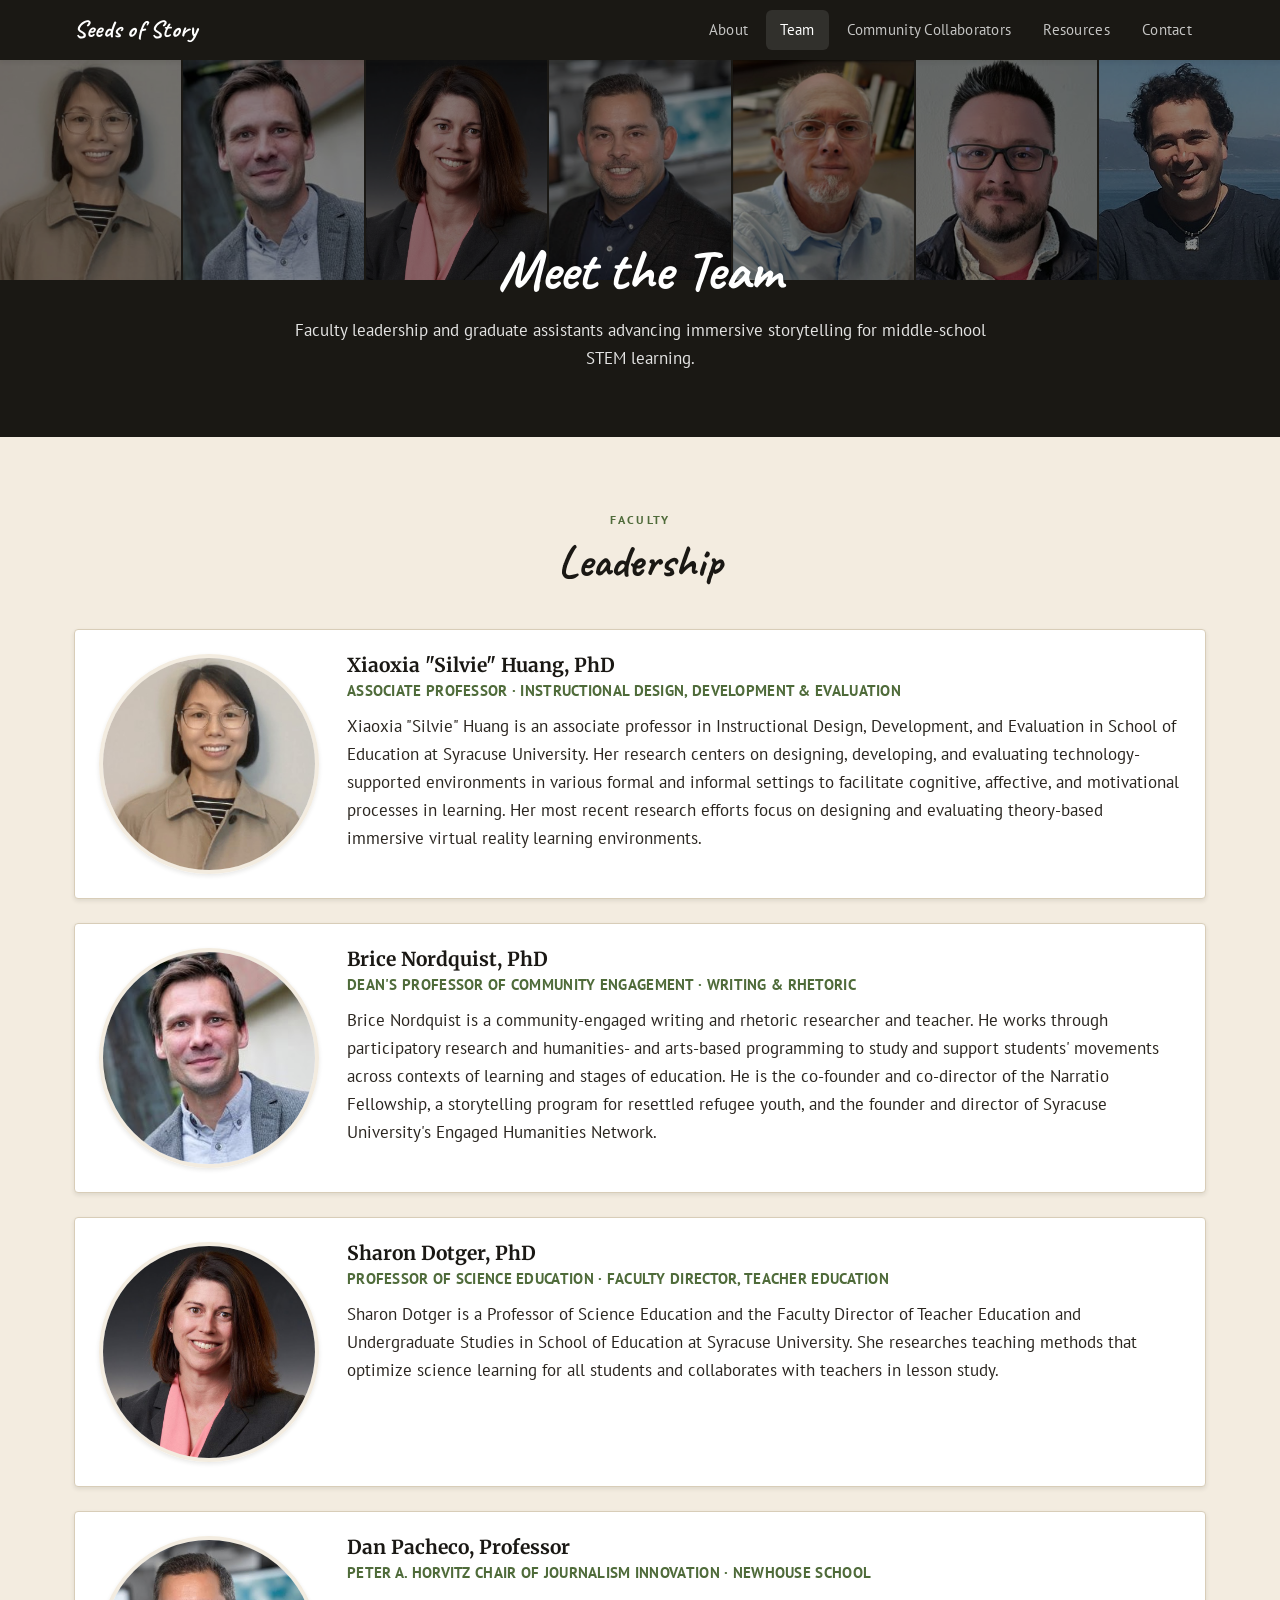
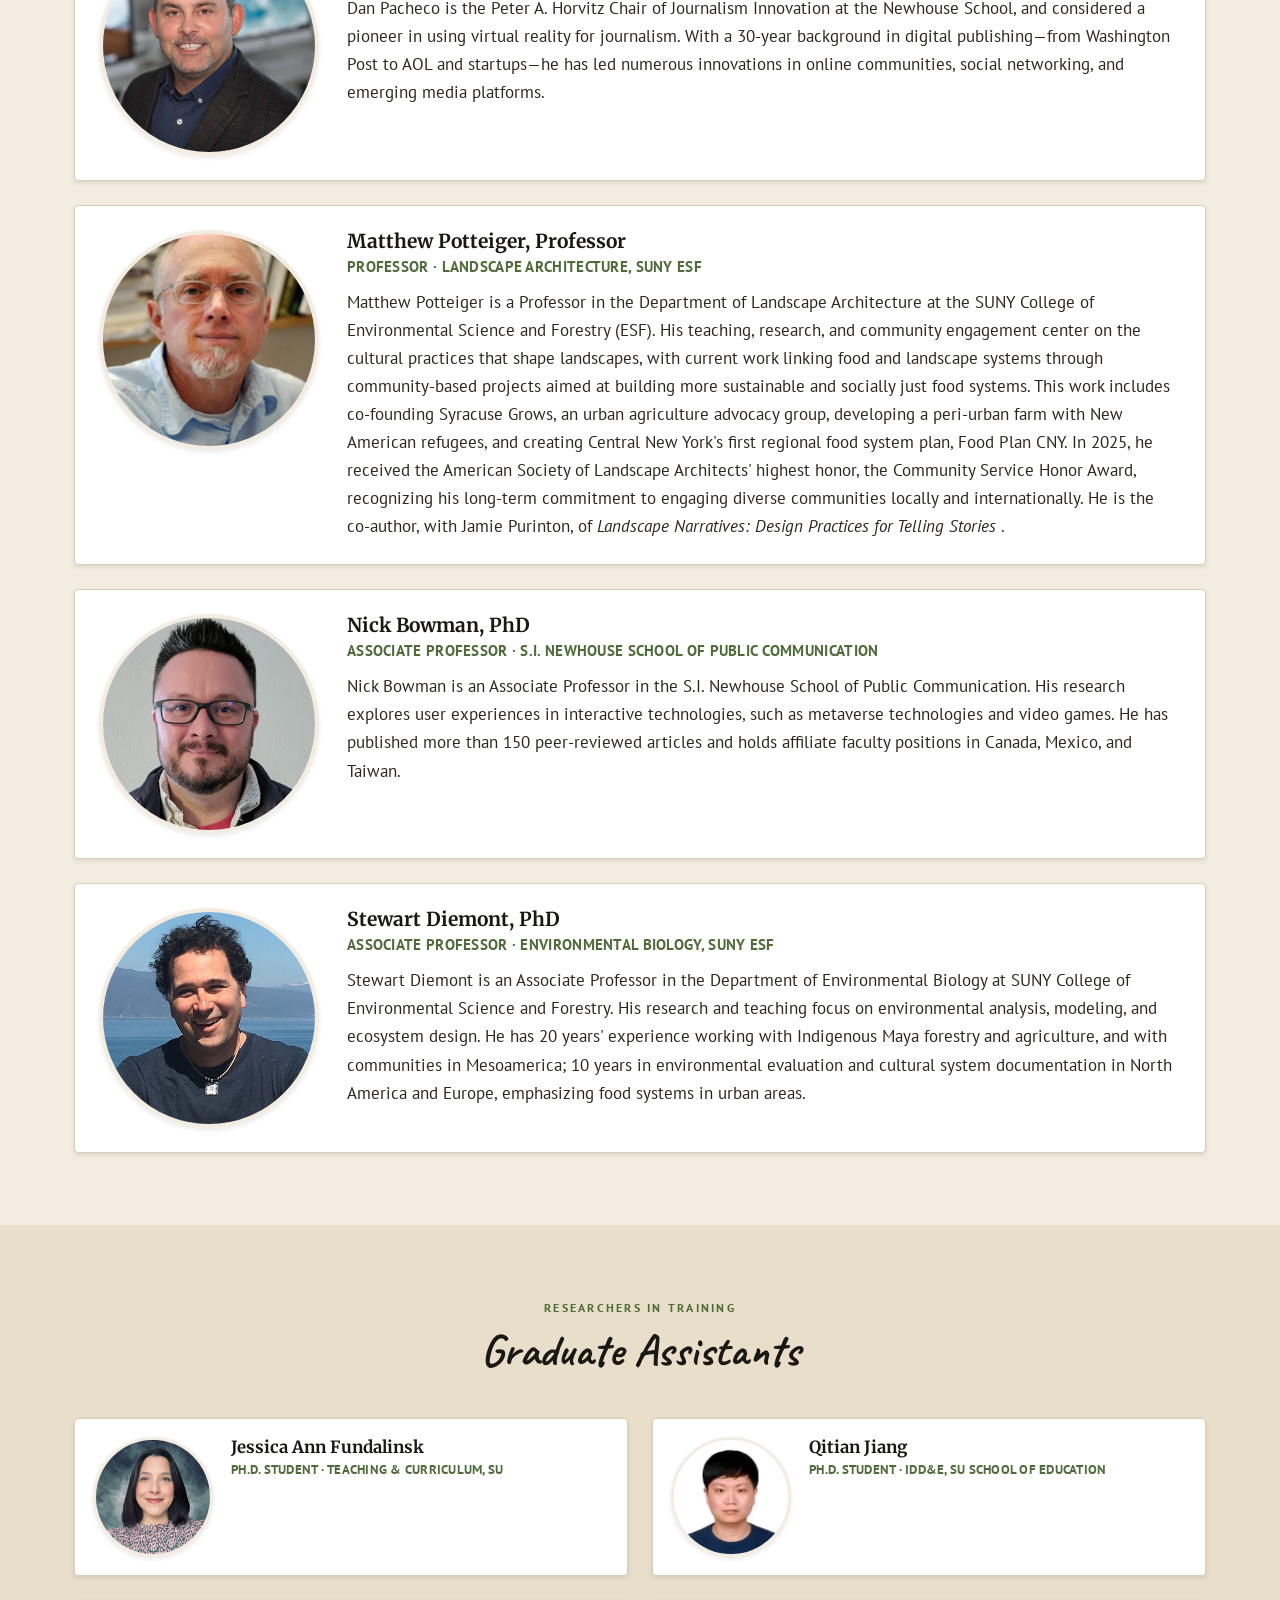
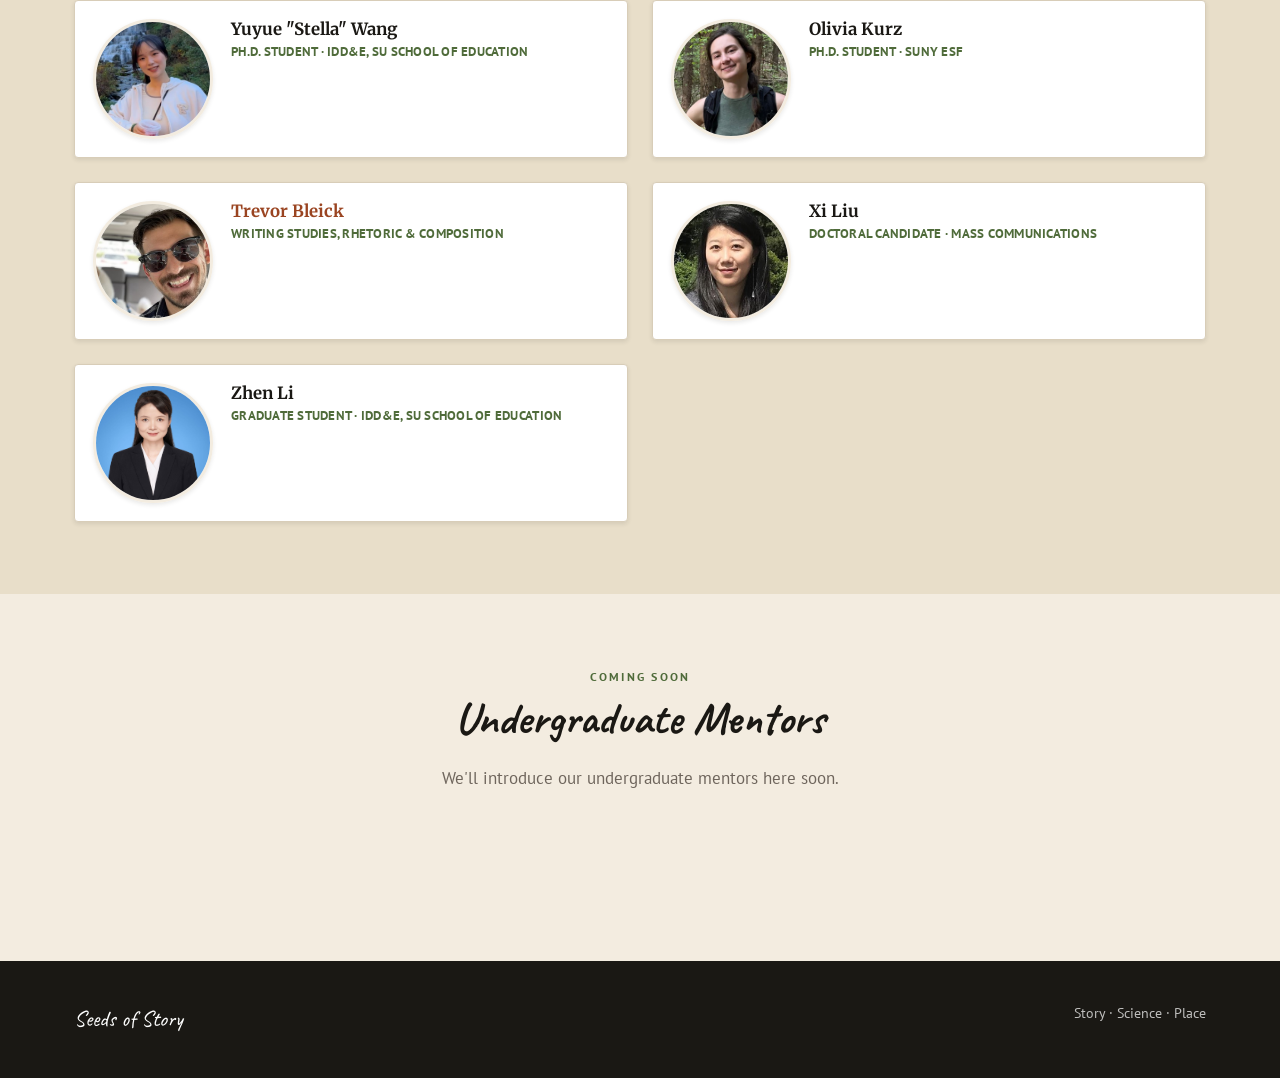
<file: team.html>
<!doctype html>
<html lang="en-US">
    <head>
        <meta charset="utf-8" />
        <meta name="viewport" content="width=device-width, initial-scale=1" />
        <title>Team — Seeds of Story</title>
        <meta
            name="description"
            content="Meet the Seeds of Story team — faculty leadership and graduate assistants from Syracuse University and SUNY ESF."
        />
        <link rel="icon" href="assets/images/logo.png" />
        <link
            href="https://fonts.googleapis.com/css2?family=Caveat:wght@500;700&family=Merriweather:wght@400;700&family=PT+Sans:wght@400;700&display=swap"
            rel="stylesheet"
        />
        <link rel="stylesheet" href="assets/css/site.css?v=1.0.3" />
    </head>
    <body>
        <header class="site-header">
            <div class="container">
                <a class="site-header__brand" href="index.html">Seeds of Story</a>
                <nav class="site-nav" aria-label="Primary">
                    <ul>
                        <li><a href="index.html">About</a></li>
                        <li><a href="team.html" aria-current="page">Team</a></li>
                        <li>
                            <a href="community-collaborators.html">Community Collaborators</a>
                        </li>
                        <li><a href="resources.html">Resources</a></li>
                        <li><a href="contact.html">Contact</a></li>
                    </ul>
                </nav>
            </div>
        </header>

        <section class="page-header">
            <div class="page-header__strip" aria-hidden="true">
                <img src="assets/images/team-xiaoxia-huang.jpg" alt="" />
                <img src="assets/images/team-brice-nordquist.jpg" alt="" />
                <img src="assets/images/team-sharon-dotger.jpg" alt="" />
                <img src="assets/images/team-dan-pacheco.jpg" alt="" />
                <img src="assets/images/team-matthew-potteiger.jpg" alt="" />
                <img src="assets/images/team-nick-bowman.jpg" alt="" />
                <img src="assets/images/team-stewart-diemont.jpg" alt="" />
            </div>
            <div class="page-header__inner">
                <h1>Meet the Team</h1>
                <p>Faculty leadership and graduate assistants advancing immersive storytelling for middle-school STEM learning.</p>
            </div>
        </section>

        <main>
            <section class="section">
                <div class="container">
                    <div class="section-eyebrow">Faculty</div>
                    <h2 class="section-title">Leadership</h2>
                    <div class="stack top-40">
                        <article class="bio">
                            <img class="bio__photo" src="assets/images/team-xiaoxia-huang.jpg" alt="Portrait of Xiaoxia Huang" />
                            <div>
                                <h3 class="bio__name">Xiaoxia "Silvie" Huang, PhD</h3>
                                <p class="bio__role">Associate Professor · Instructional Design, Development &amp; Evaluation</p>
                                <div class="bio__text">
                                    <p>
                                        Xiaoxia "Silvie" Huang is an associate professor in Instructional Design, Development, and Evaluation in
                                        School of Education at Syracuse University. Her research centers on designing, developing, and evaluating
                                        technology-supported environments in various formal and informal settings to facilitate cognitive, affective,
                                        and motivational processes in learning. Her most recent research efforts focus on designing and evaluating
                                        theory-based immersive virtual reality learning environments.
                                    </p>
                                </div>
                            </div>
                        </article>

                        <article class="bio">
                            <img class="bio__photo" src="assets/images/team-brice-nordquist.jpg" alt="Portrait of Brice Nordquist" />
                            <div>
                                <h3 class="bio__name">Brice Nordquist, PhD</h3>
                                <p class="bio__role">Dean's Professor of Community Engagement · Writing &amp; Rhetoric</p>
                                <div class="bio__text">
                                    <p>
                                        Brice Nordquist is a community-engaged writing and rhetoric researcher and teacher. He works through
                                        participatory research and humanities- and arts-based programming to study and support students' movements
                                        across contexts of learning and stages of education. He is the co-founder and co-director of the Narratio
                                        Fellowship, a storytelling program for resettled refugee youth, and the founder and director of Syracuse
                                        University's Engaged Humanities Network.
                                    </p>
                                </div>
                            </div>
                        </article>

                        <article class="bio">
                            <img class="bio__photo" src="assets/images/team-sharon-dotger.jpg" alt="Portrait of Sharon Dotger" />
                            <div>
                                <h3 class="bio__name">Sharon Dotger, PhD</h3>
                                <p class="bio__role">Professor of Science Education · Faculty Director, Teacher Education</p>
                                <div class="bio__text">
                                    <p>
                                        Sharon Dotger is a Professor of Science Education and the Faculty Director of Teacher Education and
                                        Undergraduate Studies in School of Education at Syracuse University. She researches teaching methods that
                                        optimize science learning for all students and collaborates with teachers in lesson study.
                                    </p>
                                </div>
                            </div>
                        </article>

                        <article class="bio">
                            <img class="bio__photo" src="assets/images/team-dan-pacheco.jpg" alt="Portrait of Dan Pacheco" />
                            <div>
                                <h3 class="bio__name">Dan Pacheco, Professor</h3>
                                <p class="bio__role">Peter A. Horvitz Chair of Journalism Innovation · Newhouse School</p>
                                <div class="bio__text">
                                    <p>
                                        Dan Pacheco is the Peter A. Horvitz Chair of Journalism Innovation at the Newhouse School, and considered a
                                        pioneer in using virtual reality for journalism. With a 30-year background in digital publishing—from
                                        Washington Post to AOL and startups—he has led numerous innovations in online communities, social networking,
                                        and emerging media platforms.
                                    </p>
                                </div>
                            </div>
                        </article>

                        <article class="bio">
                            <img class="bio__photo" src="assets/images/team-matthew-potteiger.jpg" alt="Portrait of Matthew Potteiger" />
                            <div>
                                <h3 class="bio__name">Matthew Potteiger, Professor</h3>
                                <p class="bio__role">Professor · Landscape Architecture, SUNY ESF</p>
                                <div class="bio__text">
                                    <p>
                                        Matthew Potteiger is a Professor in the Department of Landscape Architecture at the SUNY College of
                                        Environmental Science and Forestry (ESF). His teaching, research, and community engagement center on the
                                        cultural practices that shape landscapes, with current work linking food and landscape systems through
                                        community-based projects aimed at building more sustainable and socially just food systems. This work includes
                                        co-founding Syracuse Grows, an urban agriculture advocacy group, developing a peri-urban farm with New
                                        American refugees, and creating Central New York's first regional food system plan, Food Plan CNY. In 2025, he
                                        received the American Society of Landscape Architects' highest honor, the Community Service Honor Award,
                                        recognizing his long-term commitment to engaging diverse communities locally and internationally. He is the
                                        co-author, with Jamie Purinton, of
                                        <em>Landscape Narratives: Design Practices for Telling Stories</em>
                                        .
                                    </p>
                                </div>
                            </div>
                        </article>

                        <article class="bio">
                            <img class="bio__photo" src="assets/images/team-nick-bowman.jpg" alt="Portrait of Nick Bowman" />
                            <div>
                                <h3 class="bio__name">Nick Bowman, PhD</h3>
                                <p class="bio__role">Associate Professor · S.I. Newhouse School of Public Communication</p>
                                <div class="bio__text">
                                    <p>
                                        Nick Bowman is an Associate Professor in the S.I. Newhouse School of Public Communication. His research
                                        explores user experiences in interactive technologies, such as metaverse technologies and video games. He has
                                        published more than 150 peer-reviewed articles and holds affiliate faculty positions in Canada, Mexico, and
                                        Taiwan.
                                    </p>
                                </div>
                            </div>
                        </article>

                        <article class="bio">
                            <img class="bio__photo" src="assets/images/team-stewart-diemont.jpg" alt="Portrait of Stewart Diemont" />
                            <div>
                                <h3 class="bio__name">Stewart Diemont, PhD</h3>
                                <p class="bio__role">Associate Professor · Environmental Biology, SUNY ESF</p>
                                <div class="bio__text">
                                    <p>
                                        Stewart Diemont is an Associate Professor in the Department of Environmental Biology at SUNY College of
                                        Environmental Science and Forestry. His research and teaching focus on environmental analysis, modeling, and
                                        ecosystem design. He has 20 years' experience working with Indigenous Maya forestry and agriculture, and with
                                        communities in Mesoamerica; 10 years in environmental evaluation and cultural system documentation in North
                                        America and Europe, emphasizing food systems in urban areas.
                                    </p>
                                </div>
                            </div>
                        </article>
                    </div>
                </div>
            </section>

            <section class="section section--alt">
                <div class="container">
                    <div class="section-eyebrow">Researchers in training</div>
                    <h2 class="section-title">Graduate Assistants</h2>
                    <div class="grid grid--2 top-40">
                        <article class="bio bio--compact">
                            <img class="bio__photo" src="assets/images/team-jessica-fundalinsk.jpg" alt="Portrait of Jessica Ann Fundalinsk" />
                            <div>
                                <h3 class="bio__name">Jessica Ann Fundalinsk</h3>
                                <p class="bio__role">Ph.D. Student · Teaching &amp; Curriculum, SU</p>
                            </div>
                        </article>

                        <article class="bio bio--compact">
                            <img class="bio__photo" src="assets/images/team-qitian-jiang.jpg" alt="Portrait of Qitian Jiang" />
                            <div>
                                <h3 class="bio__name">Qitian Jiang</h3>
                                <p class="bio__role">Ph.D. Student · IDD&amp;E, SU School of Education</p>
                            </div>
                        </article>

                        <article class="bio bio--compact">
                            <img class="bio__photo" src="assets/images/team-stella-wang.jpg" alt="Portrait of Yuyue Stella Wang" />
                            <div>
                                <h3 class="bio__name">Yuyue "Stella" Wang</h3>
                                <p class="bio__role">Ph.D. Student · IDD&amp;E, SU School of Education</p>
                            </div>
                        </article>

                        <article class="bio bio--compact">
                            <img class="bio__photo" src="assets/images/team-olivia-kurz.jpg" alt="Portrait of Olivia Kurz" />
                            <div>
                                <h3 class="bio__name">Olivia Kurz</h3>
                                <p class="bio__role">Ph.D. Student · SUNY ESF</p>
                            </div>
                        </article>

                        <article class="bio bio--compact">
                            <img class="bio__photo" src="assets/images/team-trevor-bleick.jpg" alt="Portrait of Trevor Bleick" />
                            <div>
                                <h3 class="bio__name">
                                    <a
                                        href="https://artsandsciences.syracuse.edu/people/graduate-students/trevor-bleick/"
                                        target="_blank"
                                        rel="noopener"
                                    >
                                        Trevor Bleick
                                    </a>
                                </h3>
                                <p class="bio__role">Writing Studies, Rhetoric &amp; Composition</p>
                            </div>
                        </article>

                        <article class="bio bio--compact">
                            <img class="bio__photo" src="assets/images/team-xi-liu.jpg" alt="Portrait of Xi Liu" />
                            <div>
                                <h3 class="bio__name">Xi Liu</h3>
                                <p class="bio__role">Doctoral Candidate · Mass Communications</p>
                            </div>
                        </article>

                        <article class="bio bio--compact">
                            <img class="bio__photo" src="assets/images/team-zhen-li.jpg" alt="Portrait of Zhen Li" />
                            <div>
                                <h3 class="bio__name">Zhen Li</h3>
                                <p class="bio__role">Graduate Student · IDD&amp;E, SU School of Education</p>
                            </div>
                        </article>
                    </div>
                </div>
            </section>

            <section class="section">
                <div class="container text-center">
                    <div class="section-eyebrow">Coming soon</div>
                    <h2 class="section-title">Undergraduate Mentors</h2>
                    <p class="muted">We'll introduce our undergraduate mentors here soon.</p>
                </div>
            </section>
        </main>

        <footer class="site-footer">
            <div class="container">
                <span class="site-footer__brand">Seeds of Story</span>
                <span>Story · Science · Place</span>
            </div>
        </footer>
    </body>
</html>
</file>
<file: assets/css/site.css>
/* === Design tokens === */
:root {
  /* Dusky earth-tone palette */
  --ink-900: #1a1814;          /* near-black for footer/nav */
  --ink-800: #2b2620;          /* dark text on light */
  --ink-700: #3d3530;
  --paper: #f3ece0;            /* warm cream background */
  --paper-deep: #e8dec9;       /* deeper cream for alt sections */
  --surface: #ffffff;
  --accent: #c25a2e;           /* burnt orange */
  --accent-deep: #9a4421;
  --moss: #4f6b3a;             /* dusky green */
  --moss-deep: #344728;
  --plum: #7a3a4e;
  --gold: #d4a64a;
  --text: var(--ink-800);
  --text-muted: #6e655c;
  --border: #d8cdb8;
  --radius-sm: 6px;
  --radius-md: 14px;
  --radius-lg: 28px;
  --shadow-sm: 0 2px 4px rgba(43, 38, 32, 0.10);
  --shadow-md: 0 10px 30px rgba(43, 38, 32, 0.18);
  --shadow-lg: 0 24px 60px rgba(43, 38, 32, 0.28);
  --container: 1180px;
  --font-sans: "PT Sans", system-ui, -apple-system, "Segoe UI", Roboto, sans-serif;
  --font-serif: Merriweather, Georgia, "Times New Roman", serif;
  --font-script: "Caveat", "Permanent Marker", "Patrick Hand", cursive;
}

* { box-sizing: border-box; }
html { -webkit-text-size-adjust: 100%; }

body {
  margin: 0;
  font-family: var(--font-sans);
  font-size: 17px;
  line-height: 1.65;
  color: var(--text);
  background: var(--paper);
}

img { max-width: 100%; height: auto; display: block; }

a { color: var(--accent-deep); text-decoration: none; }
a:hover { text-decoration: underline; }

h1, h2, h3, h4 {
  font-family: var(--font-serif);
  line-height: 1.2;
  margin: 0 0 0.5em;
  color: var(--ink-900);
}
h1 { font-size: clamp(2rem, 4vw, 3rem); font-weight: 700; letter-spacing: -0.01em; }
h2 { font-size: clamp(1.5rem, 3vw, 2rem); }
h3 { font-size: 1.2rem; }
p { margin: 0 0 1em; }

/* === Layout primitives === */
.container {
  max-width: var(--container);
  margin: 0 auto;
  padding: 0 24px;
}
.section { padding: 72px 0; }
.section--tight { padding: 40px 0; }
.section--alt { background: var(--paper-deep); }

/* === Site header / nav === */
.site-header {
  position: sticky;
  top: 0;
  z-index: 30;
  background: var(--ink-900);
  color: #fff;
  box-shadow: var(--shadow-sm);
}
.site-header .container {
  display: flex;
  align-items: center;
  justify-content: space-between;
  gap: 16px;
  min-height: 60px;
}
.site-header__brand {
  font-family: var(--font-script);
  font-weight: 700;
  font-size: 1.5rem;
  color: #fff;
  letter-spacing: 0.01em;
}
.site-header__brand:hover { text-decoration: none; opacity: 0.85; }
.site-nav ul {
  list-style: none;
  margin: 0;
  padding: 0;
  display: flex;
  flex-wrap: wrap;
  gap: 4px;
}
.site-nav a {
  display: block;
  padding: 8px 14px;
  color: rgba(255, 255, 255, 0.75);
  border-radius: var(--radius-sm);
  font-size: 0.92rem;
  letter-spacing: 0.02em;
  transition: color 0.15s ease, background 0.15s ease;
}
.site-nav a:hover { color: #fff; background: rgba(255, 255, 255, 0.06); text-decoration: none; }
.site-nav a[aria-current="page"] {
  color: #fff;
  background: rgba(255, 255, 255, 0.10);
}

/* === Hero mosaic (about page) === */
.hero-mosaic {
  position: relative;
  background: var(--ink-900);
  overflow: hidden;
  isolation: isolate;
}
.hero-mosaic__grid {
  display: block;
  width: 100%;
  filter: brightness(0.58) saturate(0.88);
}
.hero-mosaic__grid img {
  width: 100%;
  height: auto;
  display: block;
}

.hero-mosaic__card {
  position: absolute;
  top: 50%;
  left: 50%;
  transform: translate(-50%, -50%);
  padding: 24px 32px;
  text-align: center;
  max-width: min(720px, 92vw);
  z-index: 2;
  background: transparent;
}
.hero-mosaic__title {
  margin: 0 0 18px;
  font-size: 0;
  line-height: 0;
}
.hero-mosaic__title img {
  display: block;
  width: 100%;
  height: 320px;
  margin: 0 auto;
  filter: drop-shadow(0 2px 8px rgba(0,0,0,0.55)) drop-shadow(0 0 24px rgba(0,0,0,0.35));
}
.hero-mosaic__sub {
  font-family: var(--font-sans);
  font-size: clamp(1.05rem, 1.8vw, 1.4rem);
  color: rgba(245, 241, 228, 0.92);
  margin: 0;
  font-weight: 700;
  letter-spacing: 0.03em;
  text-shadow: 0 1px 4px rgba(0, 0, 0, 0.55), 0 0 16px rgba(0, 0, 0, 0.4);
}
@media (max-width: 800px) {
  .hero-mosaic__card { padding: 32px 28px; }
}

/* === Page header (subpages) — small mosaic strip === */
.page-header {
  position: relative;
  background: var(--ink-900);
  color: #fff;
  padding: 0;
  overflow: hidden;
  isolation: isolate;
}
.page-header__strip {
  display: grid;
  grid-auto-flow: column;
  grid-auto-columns: 1fr;
  gap: 2px;
  height: 120px;
  filter: brightness(0.55) saturate(0.85);
}
.page-header__strip img { width: 100%; height: 100%; object-fit: cover; display: block; }
.page-header__inner {
  padding: 56px 24px 64px;
  text-align: center;
  position: relative;
}
.page-header h1 {
  color: #fff;
  font-family: var(--font-script);
  font-size: clamp(2.4rem, 5vw, 3.6rem);
  font-weight: 700;
  margin: 0 0 12px;
}
.page-header p {
  color: rgba(255, 255, 255, 0.88);
  max-width: 720px;
  margin: 0 auto;
  font-size: 1.05rem;
}
@media (max-width: 700px) {
  .page-header__strip {
    grid-auto-flow: row;
    grid-template-columns: repeat(3, 1fr);
    height: auto;
    aspect-ratio: 3 / 1;
  }
}

/* === Gallery grid + lightbox === */
.gallery {
  display: grid;
  grid-template-columns: repeat(auto-fill, minmax(160px, 1fr));
  gap: 6px;
  margin-top: 32px;
}
.gallery a {
  position: relative;
  display: block;
  aspect-ratio: 1;
  overflow: hidden;
  border-radius: 4px;
  cursor: zoom-in;
  background: var(--paper, #f6f0e1);
}
.gallery img {
  width: 100%;
  height: 100%;
  object-fit: cover;
  display: block;
  transition: transform 0.3s ease;
}
.gallery a:hover img { transform: scale(1.05); }

.lightbox {
  position: fixed;
  inset: 0;
  background: rgba(0, 0, 0, 0.94);
  z-index: 9999;
  display: flex;
  align-items: center;
  justify-content: center;
  padding: 24px;
}
.lightbox[hidden] { display: none; }
.lightbox__img {
  max-width: 92vw;
  max-height: 88vh;
  object-fit: contain;
  display: block;
  box-shadow: 0 12px 60px rgba(0, 0, 0, 0.5);
}
.lightbox__btn {
  position: absolute;
  background: rgba(255, 255, 255, 0.08);
  border: 0;
  color: #fff;
  font-size: 2.2rem;
  line-height: 1;
  cursor: pointer;
  padding: 12px 18px;
  border-radius: 999px;
  transition: background 0.2s;
  user-select: none;
}
.lightbox__btn:hover { background: rgba(255, 255, 255, 0.2); }
.lightbox__close { top: 16px; right: 20px; font-size: 1.8rem; padding: 6px 16px; }
.lightbox__prev { left: 16px; top: 50%; transform: translateY(-50%); }
.lightbox__next { right: 16px; top: 50%; transform: translateY(-50%); }
.lightbox__counter {
  position: absolute;
  bottom: 18px;
  left: 50%;
  transform: translateX(-50%);
  color: rgba(255, 255, 255, 0.7);
  font-size: 0.9rem;
  letter-spacing: 0.04em;
}

/* === Section heading === */
.section-title {
  font-family: var(--font-script);
  font-size: clamp(2rem, 4vw, 2.8rem);
  text-align: center;
  margin-bottom: 0.4em;
  color: var(--ink-900);
}
.section-eyebrow {
  font-family: var(--font-sans);
  text-transform: uppercase;
  letter-spacing: 0.18em;
  font-size: 0.78rem;
  color: var(--moss);
  text-align: center;
  font-weight: 700;
  margin-bottom: 6px;
}

/* === Grid === */
.grid { display: grid; gap: 24px; }
.grid--2 { grid-template-columns: repeat(2, 1fr); }
.grid--3 { grid-template-columns: repeat(3, 1fr); }
.grid--4 { grid-template-columns: repeat(4, 1fr); }
@media (max-width: 900px) {
  .grid--3, .grid--4 { grid-template-columns: repeat(2, 1fr); }
}
@media (max-width: 600px) {
  .grid--2, .grid--3, .grid--4 { grid-template-columns: 1fr; }
}

/* === Mission (stacked) === */
.mission { text-align: center; }
.mission__text {
  max-width: 760px;
  margin: 0 auto 40px;
}
.mission__img {
  display: block;
  width: 100%;
  margin: 0 auto;
  border-radius: 4px;
  box-shadow: var(--shadow-md);
}

/* === Feature row === */
.feature-row {
  display: grid;
  grid-template-columns: 1fr 1fr;
  gap: 56px;
  align-items: center;
}
.feature-row--reverse > :first-child { order: 2; }
.feature-row img {
  border-radius: 4px;
  box-shadow: var(--shadow-md);
  transform: rotate(-1deg);
}
.feature-row--reverse img { transform: rotate(1deg); }
@media (max-width: 800px) {
  .feature-row { grid-template-columns: 1fr; gap: 32px; }
  .feature-row--reverse > :first-child { order: 0; }
}

/* === Callout === */
.callout {
  background: var(--moss-deep);
  color: #fff;
  padding: 40px;
  border-radius: var(--radius-lg);
  text-align: center;
}
.callout h2 { color: #fff; font-family: var(--font-script); font-size: 2.4rem; }
.callout p:last-child { margin-bottom: 0; }

/* === Button === */
.btn {
  display: inline-block;
  background: var(--accent);
  color: #fff;
  font-weight: 700;
  font-family: var(--font-sans);
  padding: 14px 32px;
  border-radius: 999px;
  letter-spacing: 0.04em;
  text-transform: uppercase;
  font-size: 0.92rem;
  transition: background 0.15s ease, transform 0.15s ease;
}
.btn:hover { background: var(--accent-deep); text-decoration: none; transform: translateY(-1px); }
.btn--outline {
  background: transparent;
  color: var(--ink-900);
  border: 2px solid var(--ink-900);
}
.btn--outline:hover { background: var(--ink-900); color: #fff; }

/* === Bio (team card) — polaroid feel === */
.bio {
  display: grid;
  grid-template-columns: 220px 1fr;
  gap: 28px;
  align-items: start;
  padding: 24px;
  background: var(--surface);
  border-radius: 4px;
  box-shadow: var(--shadow-sm);
  border: 1px solid var(--border);
}
.bio__photo {
  width: 220px;
  height: 220px;
  border-radius: 50%;
  object-fit: cover;
  border: 4px solid var(--paper);
  box-shadow: var(--shadow-sm);
}
.bio__name { margin: 0 0 0.1em; font-family: var(--font-serif); color: var(--ink-900); }
.bio__role { color: var(--moss); font-weight: 700; font-size: 0.92rem; letter-spacing: 0.02em; margin-bottom: 0.6em; text-transform: uppercase; }
.bio__text p:last-child { margin-bottom: 0; }
@media (max-width: 700px) {
  .bio { grid-template-columns: 1fr; justify-items: center; text-align: center; }
}

.bio--compact { padding: 18px; gap: 18px; grid-template-columns: 120px 1fr; }
.bio--compact .bio__photo { width: 120px; height: 120px; border-width: 3px; }
.bio--compact .bio__name { font-size: 1.05rem; }
.bio--compact .bio__role { font-size: 0.8rem; }

/* === Collaborator card === */
.collab {
  background: var(--surface);
  border-radius: var(--radius-md);
  overflow: hidden;
  display: grid;
  grid-template-columns: 320px 1fr;
  box-shadow: var(--shadow-sm);
  border: 1px solid var(--border);
}
.collab__img { width: 100%; height: 100%; object-fit: cover; min-height: 260px; }
.collab__body { padding: 32px; }
.collab__title { margin-bottom: 0.4em; font-family: var(--font-serif); color: var(--ink-900); }
.collab__details {
  display: grid;
  grid-template-columns: max-content 1fr;
  gap: 6px 18px;
  margin-top: 18px;
  font-size: 0.95rem;
}
.collab__details dt { font-weight: 700; color: var(--moss); text-transform: uppercase; font-size: 0.78rem; letter-spacing: 0.08em; padding-top: 4px; }
.collab__details dd { margin: 0; word-break: break-word; }
@media (max-width: 800px) {
  .collab { grid-template-columns: 1fr; }
}

/* === Resource tile (polaroid) === */
.resource {
  display: block;
  background: var(--surface);
  border-radius: 4px;
  overflow: hidden;
  box-shadow: var(--shadow-sm);
  text-decoration: none;
  color: inherit;
  transition: transform 0.2s ease, box-shadow 0.2s ease;
  padding: 12px 12px 0;
  border: 1px solid var(--border);
}
.resource:hover {
  transform: translateY(-3px) rotate(-0.5deg);
  box-shadow: var(--shadow-md);
  text-decoration: none;
}
.resource__img { aspect-ratio: 16 / 10; object-fit: cover; width: 100%; }
.resource__title {
  padding: 18px 8px 22px;
  font-family: var(--font-script);
  font-size: 1.5rem;
  color: var(--ink-900);
  text-align: center;
}

/* === Timeline === */
.timeline-row { display: grid; grid-template-columns: 1fr 1fr; gap: 28px; }
.timeline-item {
  background: var(--surface);
  border-radius: 4px;
  overflow: hidden;
  box-shadow: var(--shadow-sm);
  border: 1px solid var(--border);
}
.timeline-item__year {
  background: var(--moss-deep);
  color: #fff;
  padding: 12px 22px;
  font-family: var(--font-script);
  font-weight: 700;
  font-size: 1.6rem;
  letter-spacing: 0.02em;
}
.timeline-item__img { width: 100%; display: block; }
@media (max-width: 700px) {
  .timeline-row { grid-template-columns: 1fr; }
}

/* === Footer === */
.site-footer {
  background: var(--ink-900);
  color: rgba(255, 255, 255, 0.72);
  padding: 40px 0;
  margin-top: 80px;
  font-size: 0.9rem;
}
.site-footer .container { display: flex; justify-content: space-between; flex-wrap: wrap; gap: 16px; }
.site-footer__brand { font-family: var(--font-script); font-size: 1.4rem; color: #fff; }

/* === Contact form === */
.contact-form {
  width: 100%;
  min-height: 900px;
  border: 1px solid var(--border);
  border-radius: var(--radius-md);
  background: var(--surface);
  display: block;
  box-shadow: var(--shadow-sm);
}

/* === Utilities === */
.text-center { text-align: center; }
.lead { font-size: 1.15rem; }
.stack > * + * { margin-top: 24px; }
.muted { color: var(--text-muted); }
.rounded-shadow { width: 100%; display: block; border-radius: 4px; box-shadow: var(--shadow-md); }
.top-32 { margin-top: 32px; }
.top-40 { margin-top: 40px; }
</file>
